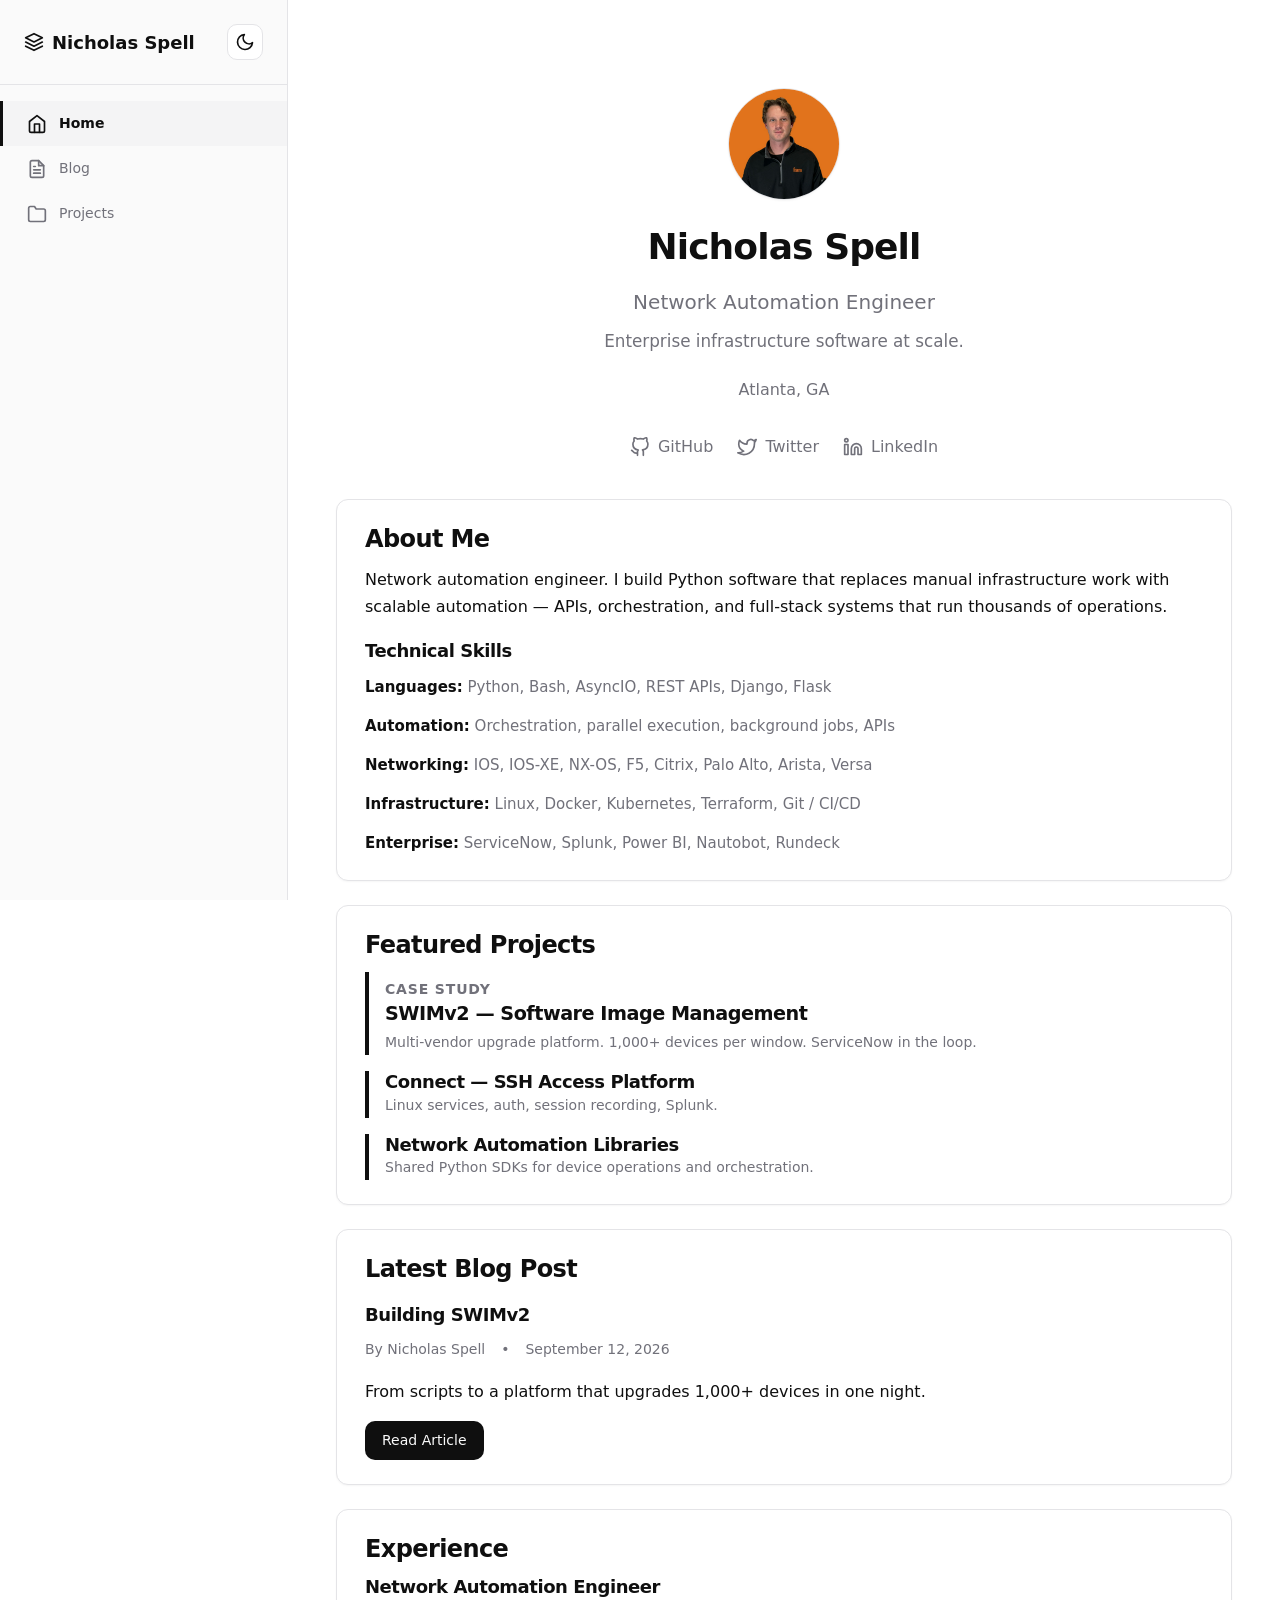
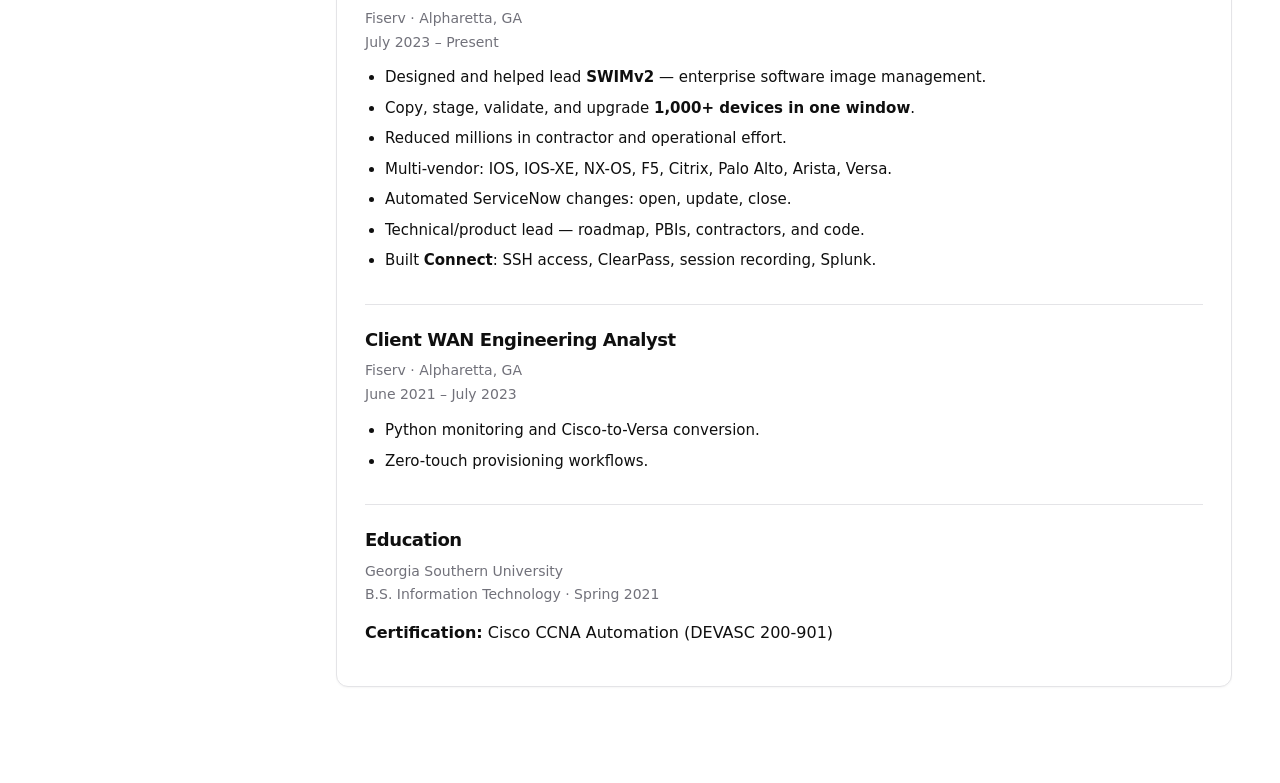
<file: index.html>
<!DOCTYPE html>
<html lang="en">
<head>
  <meta charset="utf-8">
  <meta name="viewport" content="width=device-width, initial-scale=1">
  <title>Nicholas Spell – Network Automation Engineer</title>
  <meta name="description" content="Network automation engineer. SWIMv2, 1,000+ device upgrades, multi-vendor, enterprise infrastructure software.">
  <meta name="theme-color" content="#0f0f0f">
  <link rel="icon" href="assets/favicon.ico">
  <link rel="stylesheet" href="style.css?v=5">
  <script>
    try {
      if (localStorage.getItem("theme") === "dark") {
        document.documentElement.setAttribute("data-theme", "dark");
      }
    } catch (e) {}
  </script>
</head>
<body>
  <div class="app">
    <aside class="sidebar">
      <div class="sidebar-header">
        <a class="brand" href="index.html">
          <svg xmlns="http://www.w3.org/2000/svg" width="24" height="24" viewBox="0 0 24 24" fill="none" stroke="currentColor" stroke-width="2" stroke-linecap="round" stroke-linejoin="round" aria-hidden="true">
            <path d="M12 2L2 7l10 5 10-5-10-5z"/>
            <path d="M2 17l10 5 10-5"/>
            <path d="M2 12l10 5 10-5"/>
          </svg>
          Nicholas Spell
        </a>
        <button class="theme-toggle" type="button" aria-label="Switch to dark theme">
          <svg xmlns="http://www.w3.org/2000/svg" width="20" height="20" viewBox="0 0 24 24" fill="none" stroke="currentColor" stroke-width="2" stroke-linecap="round" stroke-linejoin="round" aria-hidden="true">
            <path d="M21 12.79A9 9 0 1 1 11.21 3 7 7 0 0 0 21 12.79z"/>
          </svg>
        </button>
      </div>
      <nav class="nav" aria-label="Primary">
        <a class="nav-link active" href="index.html">
          <svg xmlns="http://www.w3.org/2000/svg" width="20" height="20" viewBox="0 0 24 24" fill="none" stroke="currentColor" stroke-width="2" stroke-linecap="round" stroke-linejoin="round" aria-hidden="true">
            <path d="M3 9l9-7 9 7v11a2 2 0 0 1-2 2H5a2 2 0 0 1-2-2z"/>
            <polyline points="9,22 9,12 15,12 15,22"/>
          </svg>
          Home
        </a>
        <a class="nav-link" href="blog.html">
          <svg xmlns="http://www.w3.org/2000/svg" width="20" height="20" viewBox="0 0 24 24" fill="none" stroke="currentColor" stroke-width="2" stroke-linecap="round" stroke-linejoin="round" aria-hidden="true">
            <path d="M14 2H6a2 2 0 0 0-2 2v16a2 2 0 0 0 2 2h12a2 2 0 0 0 2-2V8z"/>
            <polyline points="14,2 14,8 20,8"/>
            <line x1="16" y1="13" x2="8" y2="13"/>
            <line x1="16" y1="17" x2="8" y2="17"/>
            <polyline points="10,9 9,9 8,9"/>
          </svg>
          Blog
        </a>
        <a class="nav-link" href="projects.html">
          <svg xmlns="http://www.w3.org/2000/svg" width="20" height="20" viewBox="0 0 24 24" fill="none" stroke="currentColor" stroke-width="2" stroke-linecap="round" stroke-linejoin="round" aria-hidden="true">
            <path d="M22 19a2 2 0 0 1-2 2H4a2 2 0 0 1-2-2V5a2 2 0 0 1 2-2h5l2 3h9a2 2 0 0 1 2 2z"/>
          </svg>
          Projects
        </a>
      </nav>
    </aside>

    <main class="main">
      <div class="content">
        <header class="hero">
          <div class="avatar">
            <img src="assets/composite_pic.jpeg" alt="Nicholas Spell">
          </div>
          <h1>Nicholas Spell</h1>
          <p class="role">Network Automation Engineer</p>
          <p class="hero-lede">Enterprise infrastructure software at scale.</p>
          <p class="location">Atlanta, GA</p>
          <div class="socials">
            <a href="https://github.com/ns03444">
              <svg xmlns="http://www.w3.org/2000/svg" width="20" height="20" viewBox="0 0 24 24" fill="none" stroke="currentColor" stroke-width="2" stroke-linecap="round" stroke-linejoin="round" aria-hidden="true">
                <path d="M9 19c-5 1.5-5-2.5-7-3m14 6v-3.87a3.37 3.37 0 0 0-.94-2.61c3.14-.35 6.44-1.54 6.44-7A5.44 5.44 0 0 0 20 4.77 5.07 5.07 0 0 0 19.91 1S18.73.65 16 2.48a13.38 13.38 0 0 0-7 0C6.27.65 5.09 1 5.09 1A5.07 5.07 0 0 0 5 4.77a5.44 5.44 0 0 0-1.5 3.78c0 5.42 3.3 6.61 6.44 7A3.37 3.37 0 0 0 9 18.13V22"></path>
              </svg>
              GitHub
            </a>
            <a href="https://twitter.com/SpellNicholas">
              <svg xmlns="http://www.w3.org/2000/svg" width="20" height="20" viewBox="0 0 24 24" fill="none" stroke="currentColor" stroke-width="2" stroke-linecap="round" stroke-linejoin="round" aria-hidden="true">
                <path d="M23 3a10.9 10.9 0 0 1-3.14 1.53 4.48 4.48 0 0 0-7.86 3v1A10.66 10.66 0 0 1 3 4s-4 9 5 13a11.64 11.64 0 0 1-7 2c9 5 20 0 20-11.5a4.5 4.5 0 0 0-.08-.83A7.72 7.72 0 0 0 23 3z"></path>
              </svg>
              Twitter
            </a>
            <a href="https://www.linkedin.com/in/ns03444">
              <svg xmlns="http://www.w3.org/2000/svg" width="20" height="20" viewBox="0 0 24 24" fill="none" stroke="currentColor" stroke-width="2" stroke-linecap="round" stroke-linejoin="round" aria-hidden="true">
                <path d="M16 8a6 6 0 0 1 6 6v7h-4v-7a2 2 0 0 0-2-2 2 2 0 0 0-2 2v7h-4v-7a6 6 0 0 1 6-6z"></path>
                <rect x="2" y="9" width="4" height="12"></rect>
                <circle cx="4" cy="4" r="2"></circle>
              </svg>
              LinkedIn
            </a>
          </div>
        </header>

        <div class="stack">
          <section class="card">
            <h2>About Me</h2>
            <p>Network automation engineer. I build Python software that replaces manual infrastructure work with scalable automation — APIs, orchestration, and full-stack systems that run thousands of operations.</p>
            <h3>Technical Skills</h3>
            <div class="skills">
              <p class="skill"><strong>Languages:</strong> <span>Python, Bash, AsyncIO, REST APIs, Django, Flask</span></p>
              <p class="skill"><strong>Automation:</strong> <span>Orchestration, parallel execution, background jobs, APIs</span></p>
              <p class="skill"><strong>Networking:</strong> <span>IOS, IOS-XE, NX-OS, F5, Citrix, Palo Alto, Arista, Versa</span></p>
              <p class="skill"><strong>Infrastructure:</strong> <span>Linux, Docker, Kubernetes, Terraform, Git / CI/CD</span></p>
              <p class="skill"><strong>Enterprise:</strong> <span>ServiceNow, Splunk, Power BI, Nautobot, Rundeck</span></p>
            </div>
          </section>

          <section class="card">
            <h2>Featured Projects</h2>
            <div class="teasers">
              <div class="teaser featured">
                <p class="project-kicker">Case study</p>
                <h3><a href="swim.html">SWIMv2 — Software Image Management</a></h3>
                <p>Multi-vendor upgrade platform. 1,000+ devices per window. ServiceNow in the loop.</p>
              </div>
              <div class="teaser">
                <h3><a href="projects.html#connect">Connect — SSH Access Platform</a></h3>
                <p>Linux services, auth, session recording, Splunk.</p>
              </div>
              <div class="teaser">
                <h3><a href="projects.html#libraries">Network Automation Libraries</a></h3>
                <p>Shared Python SDKs for device operations and orchestration.</p>
              </div>
            </div>
          </section>

          <section class="card">
            <h2>Latest Blog Post</h2>
            <h3><a href="posts/building-swimv2.html">Building SWIMv2</a></h3>
            <p class="meta"><span>By Nicholas Spell</span><span>•</span><time datetime="2026-09-12">September 12, 2026</time></p>
            <p>From scripts to a platform that upgrades 1,000+ devices in one night.</p>
            <a class="btn" href="posts/building-swimv2.html">Read Article</a>
          </section>

          <section class="card">
            <h2>Experience</h2>

            <div class="experience">
              <h3>Network Automation Engineer</h3>
              <p class="where">Fiserv · Alpharetta, GA</p>
              <p class="when">July 2023 – Present</p>
              <ul>
                <li>Designed and helped lead <strong>SWIMv2</strong> — enterprise software image management.</li>
                <li>Copy, stage, validate, and upgrade <strong>1,000+ devices in one window</strong>.</li>
                <li>Reduced millions in contractor and operational effort.</li>
                <li>Multi-vendor: IOS, IOS-XE, NX-OS, F5, Citrix, Palo Alto, Arista, Versa.</li>
                <li>Automated ServiceNow changes: open, update, close.</li>
                <li>Technical/product lead — roadmap, PBIs, contractors, and code.</li>
                <li>Built <strong>Connect</strong>: SSH access, ClearPass, session recording, Splunk.</li>
              </ul>
            </div>

            <div class="experience">
              <h3>Client WAN Engineering Analyst</h3>
              <p class="where">Fiserv · Alpharetta, GA</p>
              <p class="when">June 2021 – July 2023</p>
              <ul>
                <li>Python monitoring and Cisco-to-Versa conversion.</li>
                <li>Zero-touch provisioning workflows.</li>
              </ul>
            </div>

            <div class="experience">
              <h3>Education</h3>
              <p class="where">Georgia Southern University</p>
              <p class="when">B.S. Information Technology · Spring 2021</p>
              <p><strong>Certification:</strong> Cisco CCNA Automation (DEVASC 200-901)</p>
            </div>
          </section>
        </div>
      </div>
    </main>
  </div>
  <script src="script.js"></script>
</body>
</html>
</file>
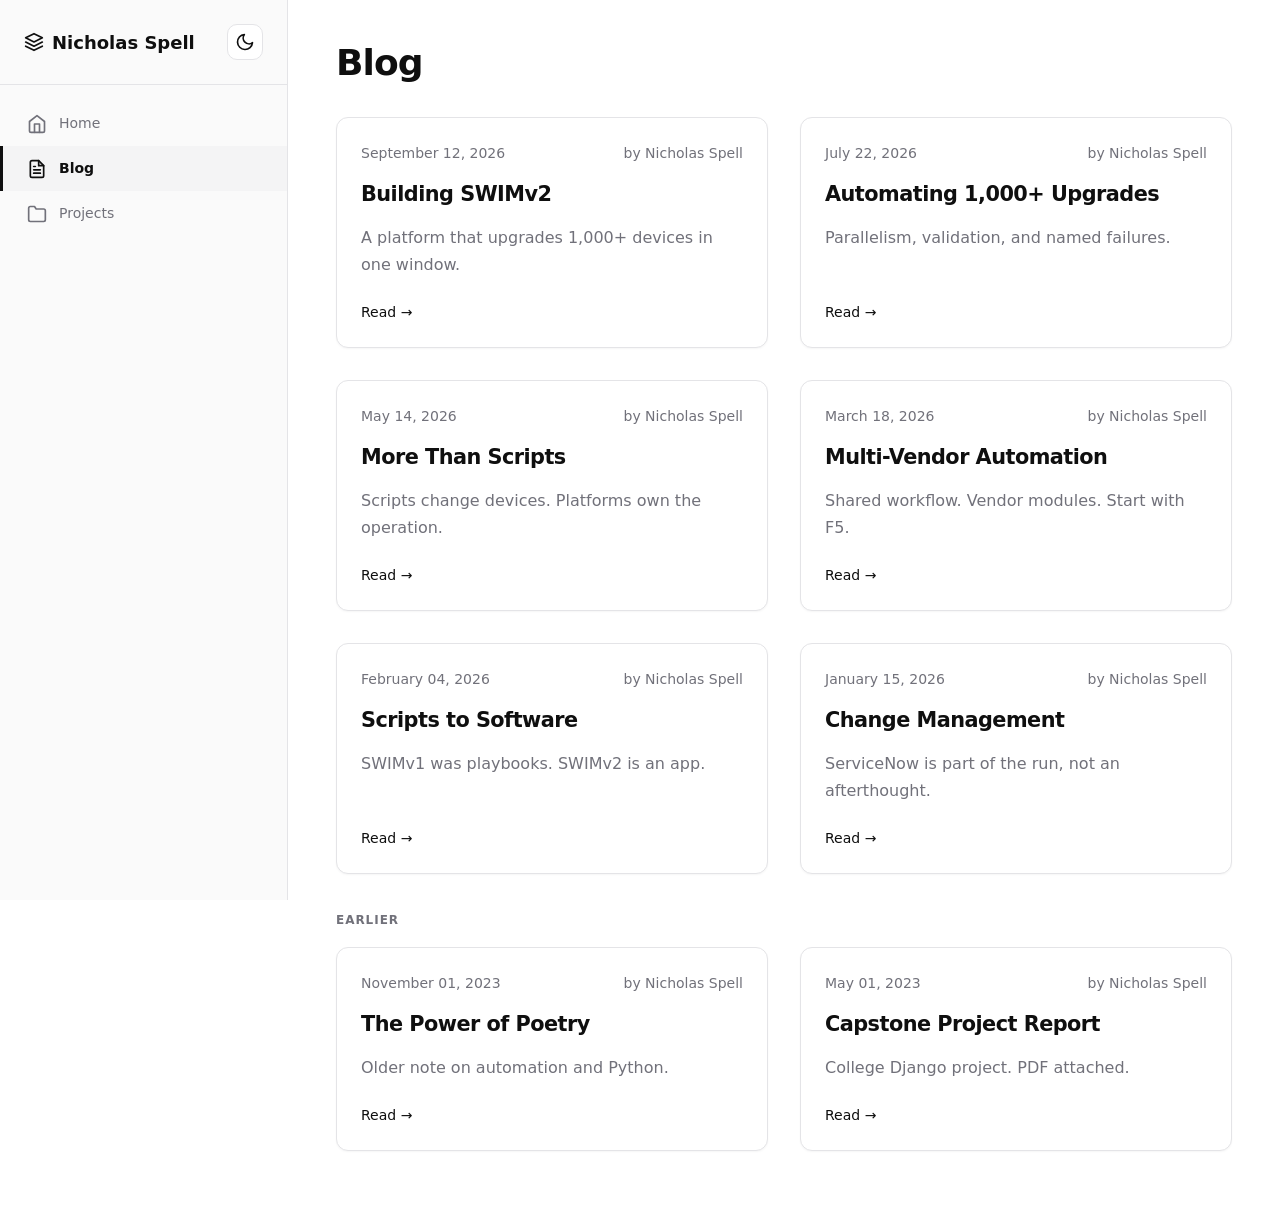
<file: blog.html>
<!DOCTYPE html>
<html lang="en">
<head>
  <meta charset="utf-8">
  <meta name="viewport" content="width=device-width, initial-scale=1">
  <title>Blog – Nicholas Spell</title>
  <meta name="description" content="Writing by Nicholas Spell on enterprise automation, SWIMv2, multi-vendor infrastructure software, and building production systems.">
  <meta name="theme-color" content="#0f0f0f">
  <link rel="icon" href="assets/favicon.ico">
  <link rel="stylesheet" href="style.css?v=5">
  <script>
    try {
      if (localStorage.getItem("theme") === "dark") {
        document.documentElement.setAttribute("data-theme", "dark");
      }
    } catch (e) {}
  </script>
</head>
<body>
  <div class="app">
    <aside class="sidebar">
      <div class="sidebar-header">
        <a class="brand" href="index.html">
          <svg xmlns="http://www.w3.org/2000/svg" width="24" height="24" viewBox="0 0 24 24" fill="none" stroke="currentColor" stroke-width="2" stroke-linecap="round" stroke-linejoin="round" aria-hidden="true">
            <path d="M12 2L2 7l10 5 10-5-10-5z"/>
            <path d="M2 17l10 5 10-5"/>
            <path d="M2 12l10 5 10-5"/>
          </svg>
          Nicholas Spell
        </a>
        <button class="theme-toggle" type="button" aria-label="Switch to dark theme">
          <svg xmlns="http://www.w3.org/2000/svg" width="20" height="20" viewBox="0 0 24 24" fill="none" stroke="currentColor" stroke-width="2" stroke-linecap="round" stroke-linejoin="round" aria-hidden="true">
            <path d="M21 12.79A9 9 0 1 1 11.21 3 7 7 0 0 0 21 12.79z"/>
          </svg>
        </button>
      </div>
      <nav class="nav" aria-label="Primary">
        <a class="nav-link" href="index.html">
          <svg xmlns="http://www.w3.org/2000/svg" width="20" height="20" viewBox="0 0 24 24" fill="none" stroke="currentColor" stroke-width="2" stroke-linecap="round" stroke-linejoin="round" aria-hidden="true">
            <path d="M3 9l9-7 9 7v11a2 2 0 0 1-2 2H5a2 2 0 0 1-2-2z"/>
            <polyline points="9,22 9,12 15,12 15,22"/>
          </svg>
          Home
        </a>
        <a class="nav-link active" href="blog.html">
          <svg xmlns="http://www.w3.org/2000/svg" width="20" height="20" viewBox="0 0 24 24" fill="none" stroke="currentColor" stroke-width="2" stroke-linecap="round" stroke-linejoin="round" aria-hidden="true">
            <path d="M14 2H6a2 2 0 0 0-2 2v16a2 2 0 0 0 2 2h12a2 2 0 0 0 2-2V8z"/>
            <polyline points="14,2 14,8 20,8"/>
            <line x1="16" y1="13" x2="8" y2="13"/>
            <line x1="16" y1="17" x2="8" y2="17"/>
            <polyline points="10,9 9,9 8,9"/>
          </svg>
          Blog
        </a>
        <a class="nav-link" href="projects.html">
          <svg xmlns="http://www.w3.org/2000/svg" width="20" height="20" viewBox="0 0 24 24" fill="none" stroke="currentColor" stroke-width="2" stroke-linecap="round" stroke-linejoin="round" aria-hidden="true">
            <path d="M22 19a2 2 0 0 1-2 2H4a2 2 0 0 1-2-2V5a2 2 0 0 1 2-2h5l2 3h9a2 2 0 0 1 2 2z"/>
          </svg>
          Projects
        </a>
      </nav>
    </aside>

    <main class="main">
      <div class="content">
        <h1 class="page-title">Blog</h1>

        <div class="blog-grid">
          <article class="blog-card">
            <p class="meta">
              <time datetime="2026-09-12">September 12, 2026</time>
              <span>by Nicholas Spell</span>
            </p>
            <h2><a href="posts/building-swimv2.html">Building SWIMv2</a></h2>
            <p class="excerpt">A platform that upgrades 1,000+ devices in one window.</p>
            <a class="read-more" href="posts/building-swimv2.html">Read →</a>
          </article>

          <article class="blog-card">
            <p class="meta">
              <time datetime="2026-07-22">July 22, 2026</time>
              <span>by Nicholas Spell</span>
            </p>
            <h2><a href="posts/automating-1000-upgrades.html">Automating 1,000+ Upgrades</a></h2>
            <p class="excerpt">Parallelism, validation, and named failures.</p>
            <a class="read-more" href="posts/automating-1000-upgrades.html">Read →</a>
          </article>

          <article class="blog-card">
            <p class="meta">
              <time datetime="2026-05-14">May 14, 2026</time>
              <span>by Nicholas Spell</span>
            </p>
            <h2><a href="posts/more-than-scripts.html">More Than Scripts</a></h2>
            <p class="excerpt">Scripts change devices. Platforms own the operation.</p>
            <a class="read-more" href="posts/more-than-scripts.html">Read →</a>
          </article>

          <article class="blog-card">
            <p class="meta">
              <time datetime="2026-03-18">March 18, 2026</time>
              <span>by Nicholas Spell</span>
            </p>
            <h2><a href="posts/multi-vendor-automation.html">Multi-Vendor Automation</a></h2>
            <p class="excerpt">Shared workflow. Vendor modules. Start with F5.</p>
            <a class="read-more" href="posts/multi-vendor-automation.html">Read →</a>
          </article>

          <article class="blog-card">
            <p class="meta">
              <time datetime="2026-02-04">February 04, 2026</time>
              <span>by Nicholas Spell</span>
            </p>
            <h2><a href="posts/scripts-to-software.html">Scripts to Software</a></h2>
            <p class="excerpt">SWIMv1 was playbooks. SWIMv2 is an app.</p>
            <a class="read-more" href="posts/scripts-to-software.html">Read →</a>
          </article>

          <article class="blog-card">
            <p class="meta">
              <time datetime="2026-01-15">January 15, 2026</time>
              <span>by Nicholas Spell</span>
            </p>
            <h2><a href="posts/change-management-lifecycle.html">Change Management</a></h2>
            <p class="excerpt">ServiceNow is part of the run, not an afterthought.</p>
            <a class="read-more" href="posts/change-management-lifecycle.html">Read →</a>
          </article>
        </div>

        <p class="section-label">Earlier</p>
        <div class="blog-grid">
          <article class="blog-card">
            <p class="meta">
              <time datetime="2023-11-01">November 01, 2023</time>
              <span>by Nicholas Spell</span>
            </p>
            <h2><a href="posts/the-power-of-poetry.html">The Power of Poetry</a></h2>
            <p class="excerpt">Older note on automation and Python.</p>
            <a class="read-more" href="posts/the-power-of-poetry.html">Read →</a>
          </article>

          <article class="blog-card">
            <p class="meta">
              <time datetime="2023-05-01">May 01, 2023</time>
              <span>by Nicholas Spell</span>
            </p>
            <h2><a href="posts/capstone-project-report.html">Capstone Project Report</a></h2>
            <p class="excerpt">College Django project. PDF attached.</p>
            <a class="read-more" href="posts/capstone-project-report.html">Read →</a>
          </article>
        </div>
      </div>
    </main>
  </div>
  <script src="script.js"></script>
</body>
</html>
</file>
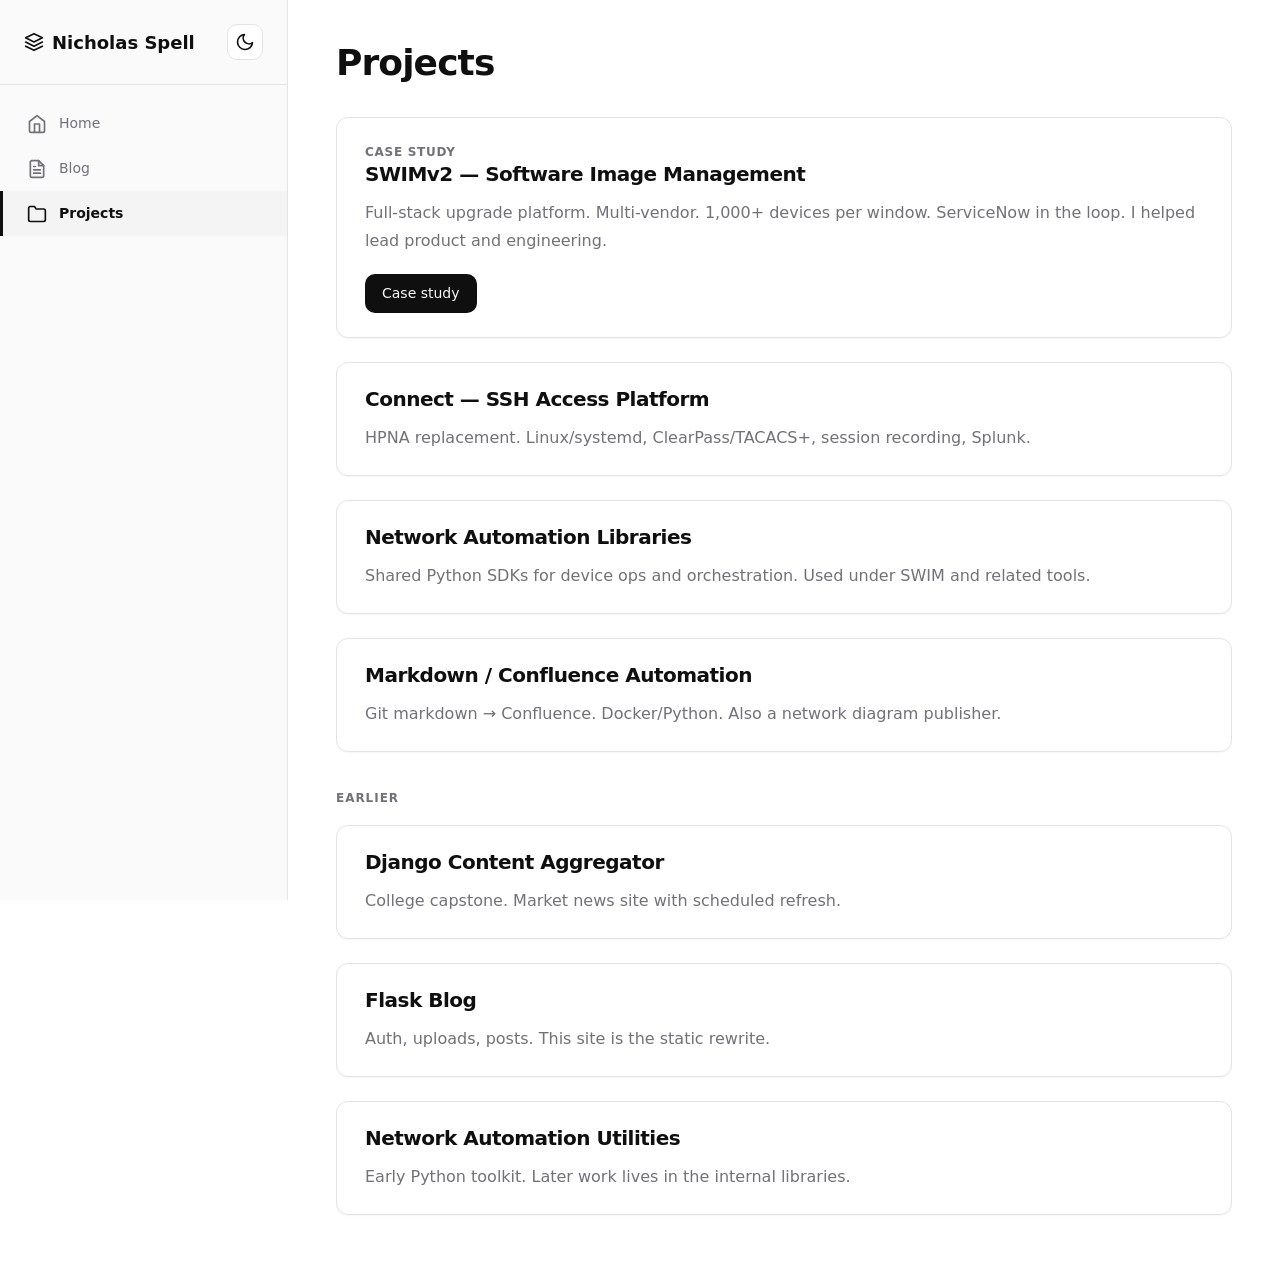
<file: projects.html>
<!DOCTYPE html>
<html lang="en">
<head>
  <meta charset="utf-8">
  <meta name="viewport" content="width=device-width, initial-scale=1">
  <title>Projects – Nicholas Spell</title>
  <meta name="description" content="Projects by Nicholas Spell: SWIMv2 enterprise upgrade automation, Connect network access, automation libraries, and earlier software work.">
  <meta name="theme-color" content="#0f0f0f">
  <link rel="icon" href="assets/favicon.ico">
  <link rel="stylesheet" href="style.css?v=5">
  <script>
    try {
      if (localStorage.getItem("theme") === "dark") {
        document.documentElement.setAttribute("data-theme", "dark");
      }
    } catch (e) {}
  </script>
</head>
<body>
  <div class="app">
    <aside class="sidebar">
      <div class="sidebar-header">
        <a class="brand" href="index.html">
          <svg xmlns="http://www.w3.org/2000/svg" width="24" height="24" viewBox="0 0 24 24" fill="none" stroke="currentColor" stroke-width="2" stroke-linecap="round" stroke-linejoin="round" aria-hidden="true">
            <path d="M12 2L2 7l10 5 10-5-10-5z"/>
            <path d="M2 17l10 5 10-5"/>
            <path d="M2 12l10 5 10-5"/>
          </svg>
          Nicholas Spell
        </a>
        <button class="theme-toggle" type="button" aria-label="Switch to dark theme">
          <svg xmlns="http://www.w3.org/2000/svg" width="20" height="20" viewBox="0 0 24 24" fill="none" stroke="currentColor" stroke-width="2" stroke-linecap="round" stroke-linejoin="round" aria-hidden="true">
            <path d="M21 12.79A9 9 0 1 1 11.21 3 7 7 0 0 0 21 12.79z"/>
          </svg>
        </button>
      </div>
      <nav class="nav" aria-label="Primary">
        <a class="nav-link" href="index.html">
          <svg xmlns="http://www.w3.org/2000/svg" width="20" height="20" viewBox="0 0 24 24" fill="none" stroke="currentColor" stroke-width="2" stroke-linecap="round" stroke-linejoin="round" aria-hidden="true">
            <path d="M3 9l9-7 9 7v11a2 2 0 0 1-2 2H5a2 2 0 0 1-2-2z"/>
            <polyline points="9,22 9,12 15,12 15,22"/>
          </svg>
          Home
        </a>
        <a class="nav-link" href="blog.html">
          <svg xmlns="http://www.w3.org/2000/svg" width="20" height="20" viewBox="0 0 24 24" fill="none" stroke="currentColor" stroke-width="2" stroke-linecap="round" stroke-linejoin="round" aria-hidden="true">
            <path d="M14 2H6a2 2 0 0 0-2 2v16a2 2 0 0 0 2 2h12a2 2 0 0 0 2-2V8z"/>
            <polyline points="14,2 14,8 20,8"/>
            <line x1="16" y1="13" x2="8" y2="13"/>
            <line x1="16" y1="17" x2="8" y2="17"/>
            <polyline points="10,9 9,9 8,9"/>
          </svg>
          Blog
        </a>
        <a class="nav-link active" href="projects.html">
          <svg xmlns="http://www.w3.org/2000/svg" width="20" height="20" viewBox="0 0 24 24" fill="none" stroke="currentColor" stroke-width="2" stroke-linecap="round" stroke-linejoin="round" aria-hidden="true">
            <path d="M22 19a2 2 0 0 1-2 2H4a2 2 0 0 1-2-2V5a2 2 0 0 1 2-2h5l2 3h9a2 2 0 0 1 2 2z"/>
          </svg>
          Projects
        </a>
      </nav>
    </aside>

    <main class="main">
      <div class="content">
        <h1 class="page-title">Projects</h1>

        <div class="projects">
          <article class="card project" id="swim">
            <p class="project-kicker">Case study</p>
            <h2><a href="swim.html">SWIMv2 — Software Image Management</a></h2>
            <p>Full-stack upgrade platform. Multi-vendor. 1,000+ devices per window. ServiceNow in the loop. I helped lead product and engineering.</p>
            <div class="cta-row">
              <a class="btn" href="swim.html">Case study</a>
            </div>
          </article>

          <article class="card project" id="connect">
            <h2>Connect — SSH Access Platform</h2>
            <p>HPNA replacement. Linux/systemd, ClearPass/TACACS+, session recording, Splunk.</p>
          </article>

          <article class="card project" id="libraries">
            <h2>Network Automation Libraries</h2>
            <p>Shared Python SDKs for device ops and orchestration. Used under SWIM and related tools.</p>
          </article>

          <article class="card project" id="confluence">
            <h2>Markdown / Confluence Automation</h2>
            <p>Git markdown → Confluence. Docker/Python. Also a network diagram publisher.</p>
          </article>
        </div>

        <p class="section-label">Earlier</p>
        <div class="projects">
          <article class="card project">
            <h2>Django Content Aggregator</h2>
            <p>College capstone. Market news site with scheduled refresh.</p>
          </article>
          <article class="card project">
            <h2>Flask Blog</h2>
            <p>Auth, uploads, posts. This site is the static rewrite.</p>
          </article>
          <article class="card project">
            <h2>Network Automation Utilities</h2>
            <p>Early Python toolkit. Later work lives in the internal libraries.</p>
          </article>
        </div>
      </div>
    </main>
  </div>
  <script src="script.js"></script>
</body>
</html>
</file>
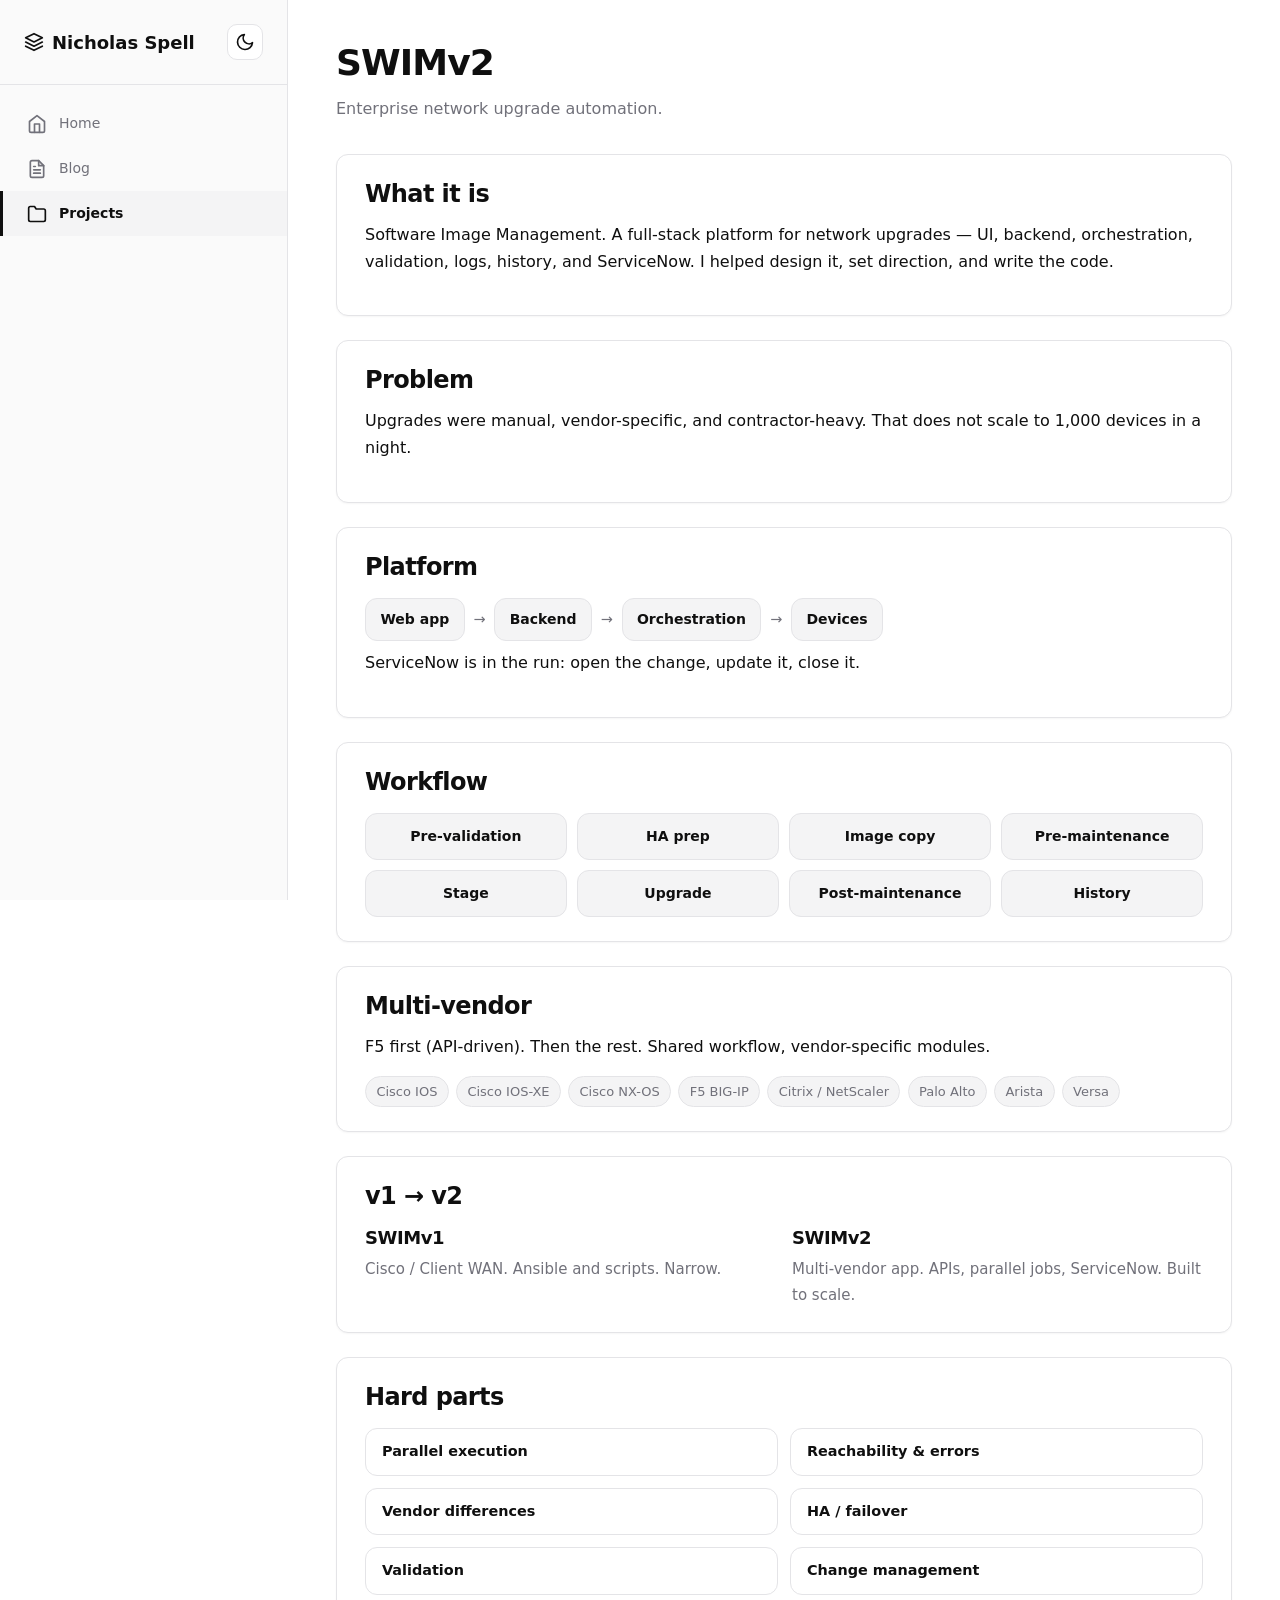
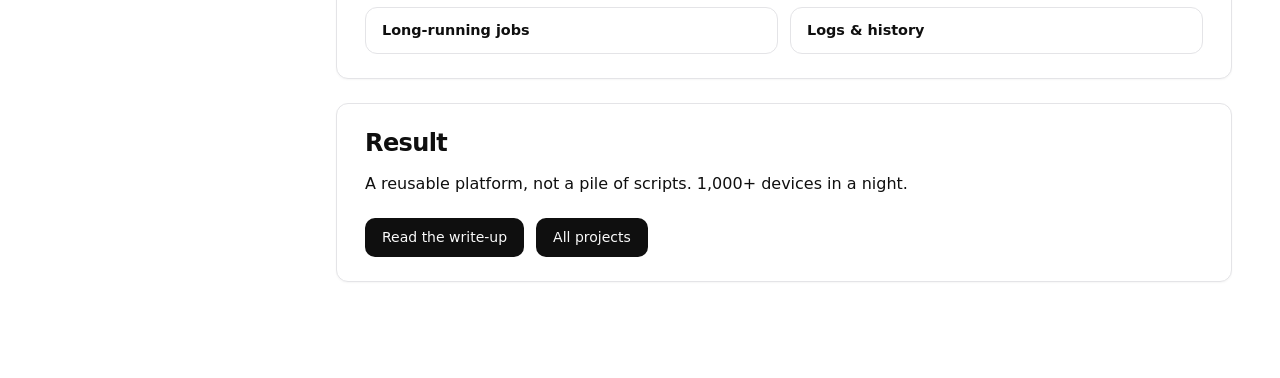
<file: swim.html>
<!DOCTYPE html>
<html lang="en">
<head>
  <meta charset="utf-8">
  <meta name="viewport" content="width=device-width, initial-scale=1">
  <title>SWIMv2 – Nicholas Spell</title>
  <meta name="description" content="Case study: SWIMv2, an enterprise network software image management platform that automates upgrades across 1,000+ devices and multiple vendors.">
  <meta name="theme-color" content="#0f0f0f">
  <link rel="icon" href="assets/favicon.ico">
  <link rel="stylesheet" href="style.css?v=5">
  <script>
    try {
      if (localStorage.getItem("theme") === "dark") {
        document.documentElement.setAttribute("data-theme", "dark");
      }
    } catch (e) {}
  </script>
</head>
<body>
  <div class="app">
    <aside class="sidebar">
      <div class="sidebar-header">
        <a class="brand" href="index.html">
          <svg xmlns="http://www.w3.org/2000/svg" width="24" height="24" viewBox="0 0 24 24" fill="none" stroke="currentColor" stroke-width="2" stroke-linecap="round" stroke-linejoin="round" aria-hidden="true">
            <path d="M12 2L2 7l10 5 10-5-10-5z"/>
            <path d="M2 17l10 5 10-5"/>
            <path d="M2 12l10 5 10-5"/>
          </svg>
          Nicholas Spell
        </a>
        <button class="theme-toggle" type="button" aria-label="Switch to dark theme">
          <svg xmlns="http://www.w3.org/2000/svg" width="20" height="20" viewBox="0 0 24 24" fill="none" stroke="currentColor" stroke-width="2" stroke-linecap="round" stroke-linejoin="round" aria-hidden="true">
            <path d="M21 12.79A9 9 0 1 1 11.21 3 7 7 0 0 0 21 12.79z"/>
          </svg>
        </button>
      </div>
      <nav class="nav" aria-label="Primary">
        <a class="nav-link" href="index.html">
          <svg xmlns="http://www.w3.org/2000/svg" width="20" height="20" viewBox="0 0 24 24" fill="none" stroke="currentColor" stroke-width="2" stroke-linecap="round" stroke-linejoin="round" aria-hidden="true">
            <path d="M3 9l9-7 9 7v11a2 2 0 0 1-2 2H5a2 2 0 0 1-2-2z"/>
            <polyline points="9,22 9,12 15,12 15,22"/>
          </svg>
          Home
        </a>
        <a class="nav-link" href="blog.html">
          <svg xmlns="http://www.w3.org/2000/svg" width="20" height="20" viewBox="0 0 24 24" fill="none" stroke="currentColor" stroke-width="2" stroke-linecap="round" stroke-linejoin="round" aria-hidden="true">
            <path d="M14 2H6a2 2 0 0 0-2 2v16a2 2 0 0 0 2 2h12a2 2 0 0 0 2-2V8z"/>
            <polyline points="14,2 14,8 20,8"/>
            <line x1="16" y1="13" x2="8" y2="13"/>
            <line x1="16" y1="17" x2="8" y2="17"/>
            <polyline points="10,9 9,9 8,9"/>
          </svg>
          Blog
        </a>
        <a class="nav-link active" href="projects.html">
          <svg xmlns="http://www.w3.org/2000/svg" width="20" height="20" viewBox="0 0 24 24" fill="none" stroke="currentColor" stroke-width="2" stroke-linecap="round" stroke-linejoin="round" aria-hidden="true">
            <path d="M22 19a2 2 0 0 1-2 2H4a2 2 0 0 1-2-2V5a2 2 0 0 1 2-2h5l2 3h9a2 2 0 0 1 2 2z"/>
          </svg>
          Projects
        </a>
      </nav>
    </aside>

    <main class="main">
      <div class="content">
        <h1 class="page-title">SWIMv2</h1>
        <p class="page-lede">Enterprise network upgrade automation.</p>

        <div class="stack">
          <section class="card">
            <h2>What it is</h2>
            <p>Software Image Management. A full-stack platform for network upgrades — UI, backend, orchestration, validation, logs, history, and ServiceNow. I helped design it, set direction, and write the code.</p>
          </section>

          <section class="card">
            <h2>Problem</h2>
            <p>Upgrades were manual, vendor-specific, and contractor-heavy. That does not scale to 1,000 devices in a night.</p>
          </section>

          <section class="card">
            <h2>Platform</h2>
            <div class="arch" aria-label="SWIM architecture">
              <span class="arch-node">Web app</span>
              <span class="arch-arrow" aria-hidden="true">→</span>
              <span class="arch-node">Backend</span>
              <span class="arch-arrow" aria-hidden="true">→</span>
              <span class="arch-node">Orchestration</span>
              <span class="arch-arrow" aria-hidden="true">→</span>
              <span class="arch-node">Devices</span>
            </div>
            <p>ServiceNow is in the run: open the change, update it, close it.</p>
          </section>

          <section class="card">
            <h2>Workflow</h2>
            <div class="workflow">
              <div class="workflow-step"><strong>Pre-validation</strong></div>
              <div class="workflow-step"><strong>HA prep</strong></div>
              <div class="workflow-step"><strong>Image copy</strong></div>
              <div class="workflow-step"><strong>Pre-maintenance</strong></div>
              <div class="workflow-step"><strong>Stage</strong></div>
              <div class="workflow-step"><strong>Upgrade</strong></div>
              <div class="workflow-step"><strong>Post-maintenance</strong></div>
              <div class="workflow-step"><strong>History</strong></div>
            </div>
          </section>

          <section class="card">
            <h2>Multi-vendor</h2>
            <p>F5 first (API-driven). Then the rest. Shared workflow, vendor-specific modules.</p>
            <div class="vendors">
              <span class="vendor">Cisco IOS</span>
              <span class="vendor">Cisco IOS-XE</span>
              <span class="vendor">Cisco NX-OS</span>
              <span class="vendor">F5 BIG-IP</span>
              <span class="vendor">Citrix / NetScaler</span>
              <span class="vendor">Palo Alto</span>
              <span class="vendor">Arista</span>
              <span class="vendor">Versa</span>
            </div>
          </section>

          <section class="card">
            <h2>v1 → v2</h2>
            <div class="split">
              <div>
                <h3>SWIMv1</h3>
                <p>Cisco / Client WAN. Ansible and scripts. Narrow.</p>
              </div>
              <div>
                <h3>SWIMv2</h3>
                <p>Multi-vendor app. APIs, parallel jobs, ServiceNow. Built to scale.</p>
              </div>
            </div>
          </section>

          <section class="card">
            <h2>Hard parts</h2>
            <div class="challenges">
              <div class="challenge"><strong>Parallel execution</strong></div>
              <div class="challenge"><strong>Reachability &amp; errors</strong></div>
              <div class="challenge"><strong>Vendor differences</strong></div>
              <div class="challenge"><strong>HA / failover</strong></div>
              <div class="challenge"><strong>Validation</strong></div>
              <div class="challenge"><strong>Change management</strong></div>
              <div class="challenge"><strong>Long-running jobs</strong></div>
              <div class="challenge"><strong>Logs &amp; history</strong></div>
            </div>
          </section>

          <section class="card">
            <h2>Result</h2>
            <p>A reusable platform, not a pile of scripts. 1,000+ devices in a night.</p>
            <div class="cta-row">
              <a class="btn" href="posts/building-swimv2.html">Read the write-up</a>
              <a class="btn" href="projects.html">All projects</a>
            </div>
          </section>
        </div>
      </div>
    </main>
  </div>
  <script src="script.js"></script>
</body>
</html>
</file>
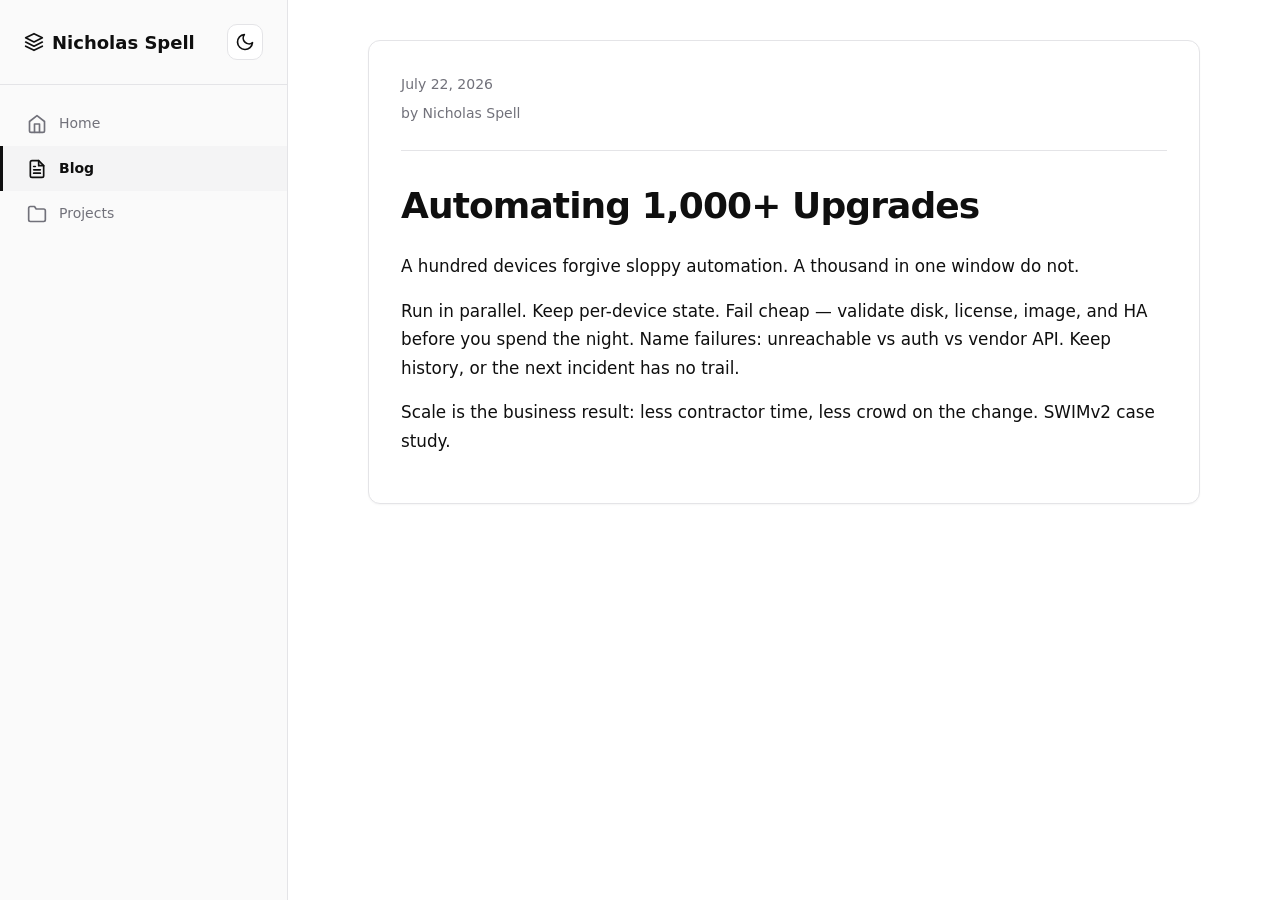
<file: posts/automating-1000-upgrades.html>
<!DOCTYPE html>
<html lang="en">
<head>
  <meta charset="utf-8">
  <meta name="viewport" content="width=device-width, initial-scale=1">
  <title>What I Learned Automating 1,000+ Network Upgrades – Nicholas Spell</title>
  <meta name="description" content="Lessons from coordinating network software upgrades across 1,000+ devices in a single maintenance window.">
  <meta name="theme-color" content="#0f0f0f">
  <link rel="icon" href="../assets/favicon.ico">
  <link rel="stylesheet" href="../style.css?v=5">
  <script>
    try {
      if (localStorage.getItem("theme") === "dark") {
        document.documentElement.setAttribute("data-theme", "dark");
      }
    } catch (e) {}
  </script>
</head>
<body>
  <div class="app">
    <aside class="sidebar">
      <div class="sidebar-header">
        <a class="brand" href="../index.html">
          <svg xmlns="http://www.w3.org/2000/svg" width="24" height="24" viewBox="0 0 24 24" fill="none" stroke="currentColor" stroke-width="2" stroke-linecap="round" stroke-linejoin="round" aria-hidden="true">
            <path d="M12 2L2 7l10 5 10-5-10-5z"/>
            <path d="M2 17l10 5 10-5"/>
            <path d="M2 12l10 5 10-5"/>
          </svg>
          Nicholas Spell
        </a>
        <button class="theme-toggle" type="button" aria-label="Switch to dark theme">
          <svg xmlns="http://www.w3.org/2000/svg" width="20" height="20" viewBox="0 0 24 24" fill="none" stroke="currentColor" stroke-width="2" stroke-linecap="round" stroke-linejoin="round" aria-hidden="true">
            <path d="M21 12.79A9 9 0 1 1 11.21 3 7 7 0 0 0 21 12.79z"/>
          </svg>
        </button>
      </div>
      <nav class="nav" aria-label="Primary">
        <a class="nav-link" href="../index.html">
          <svg xmlns="http://www.w3.org/2000/svg" width="20" height="20" viewBox="0 0 24 24" fill="none" stroke="currentColor" stroke-width="2" stroke-linecap="round" stroke-linejoin="round" aria-hidden="true">
            <path d="M3 9l9-7 9 7v11a2 2 0 0 1-2 2H5a2 2 0 0 1-2-2z"/>
            <polyline points="9,22 9,12 15,12 15,22"/>
          </svg>
          Home
        </a>
        <a class="nav-link active" href="../blog.html">
          <svg xmlns="http://www.w3.org/2000/svg" width="20" height="20" viewBox="0 0 24 24" fill="none" stroke="currentColor" stroke-width="2" stroke-linecap="round" stroke-linejoin="round" aria-hidden="true">
            <path d="M14 2H6a2 2 0 0 0-2 2v16a2 2 0 0 0 2 2h12a2 2 0 0 0 2-2V8z"/>
            <polyline points="14,2 14,8 20,8"/>
            <line x1="16" y1="13" x2="8" y2="13"/>
            <line x1="16" y1="17" x2="8" y2="17"/>
            <polyline points="10,9 9,9 8,9"/>
          </svg>
          Blog
        </a>
        <a class="nav-link" href="../projects.html">
          <svg xmlns="http://www.w3.org/2000/svg" width="20" height="20" viewBox="0 0 24 24" fill="none" stroke="currentColor" stroke-width="2" stroke-linecap="round" stroke-linejoin="round" aria-hidden="true">
            <path d="M22 19a2 2 0 0 1-2 2H4a2 2 0 0 1-2-2V5a2 2 0 0 1 2-2h5l2 3h9a2 2 0 0 1 2 2z"/>
          </svg>
          Projects
        </a>
      </nav>
    </aside>

    <main class="main">
      <div class="content">
        <article class="article">
          <header class="article-header">
            <p class="meta">
              <time datetime="2026-07-22">July 22, 2026</time>
              <span>by Nicholas Spell</span>
            </p>
          </header>
          <div class="article-body">
            <h1>Automating 1,000+ Upgrades</h1>
            <p>A hundred devices forgive sloppy automation. A thousand in one window do not.</p>
            <p>Run in parallel. Keep per-device state. Fail cheap — validate disk, license, image, and HA before you spend the night. Name failures: unreachable vs auth vs vendor API. Keep history, or the next incident has no trail.</p>
            <p>Scale is the business result: less contractor time, less crowd on the change. <a href="../swim.html">SWIMv2 case study</a>.</p>
          </div>
        </article>
      </div>
    </main>
  </div>
  <script src="../script.js"></script>
</body>
</html>
</file>
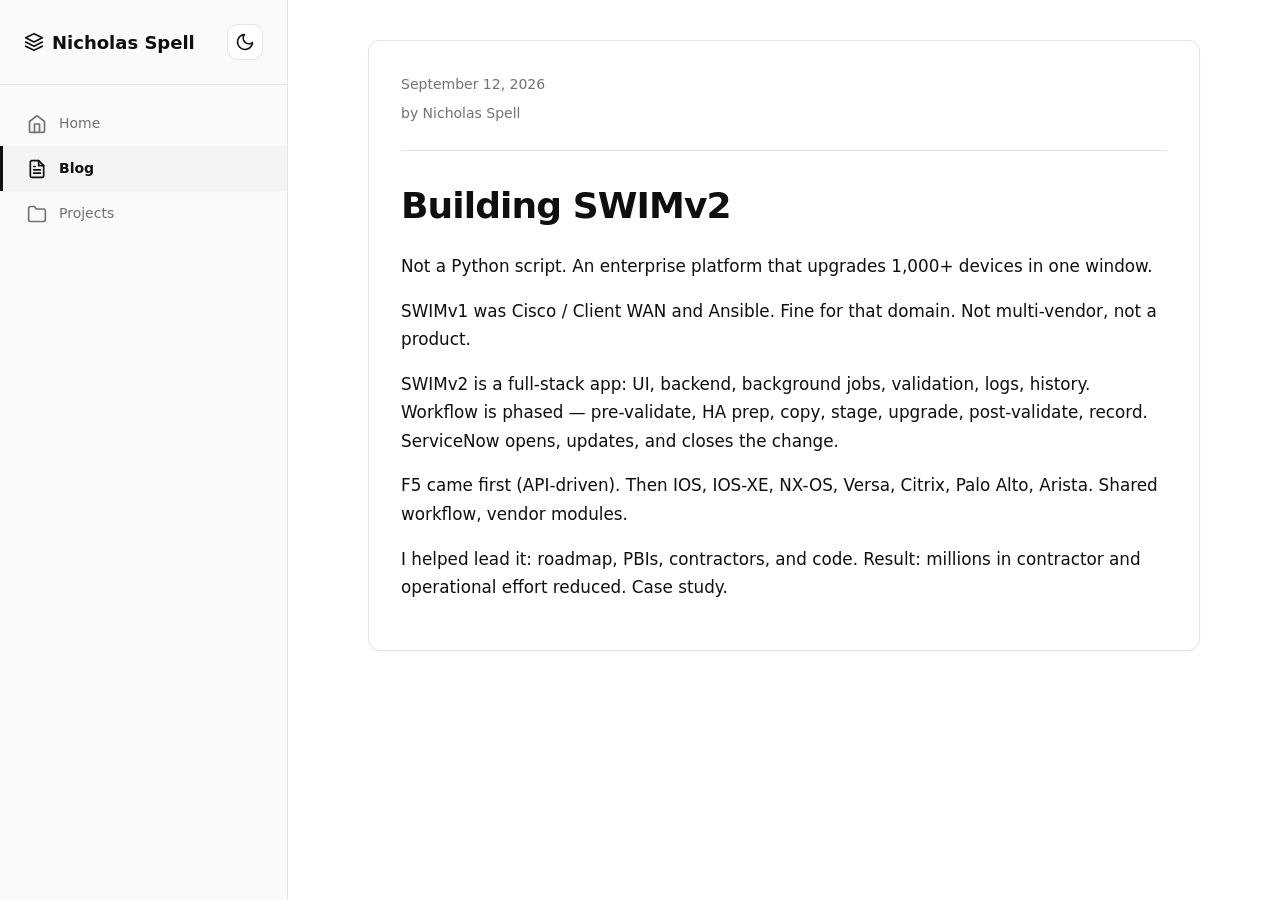
<file: posts/building-swimv2.html>
<!DOCTYPE html>
<html lang="en">
<head>
  <meta charset="utf-8">
  <meta name="viewport" content="width=device-width, initial-scale=1">
  <title>Building SWIMv2 – Nicholas Spell</title>
  <meta name="description" content="How SWIMv2 became an enterprise platform for automating network software upgrades across 1,000+ devices and multiple vendors.">
  <meta name="theme-color" content="#0f0f0f">
  <link rel="icon" href="../assets/favicon.ico">
  <link rel="stylesheet" href="../style.css?v=5">
  <script>
    try {
      if (localStorage.getItem("theme") === "dark") {
        document.documentElement.setAttribute("data-theme", "dark");
      }
    } catch (e) {}
  </script>
</head>
<body>
  <div class="app">
    <aside class="sidebar">
      <div class="sidebar-header">
        <a class="brand" href="../index.html">
          <svg xmlns="http://www.w3.org/2000/svg" width="24" height="24" viewBox="0 0 24 24" fill="none" stroke="currentColor" stroke-width="2" stroke-linecap="round" stroke-linejoin="round" aria-hidden="true">
            <path d="M12 2L2 7l10 5 10-5-10-5z"/>
            <path d="M2 17l10 5 10-5"/>
            <path d="M2 12l10 5 10-5"/>
          </svg>
          Nicholas Spell
        </a>
        <button class="theme-toggle" type="button" aria-label="Switch to dark theme">
          <svg xmlns="http://www.w3.org/2000/svg" width="20" height="20" viewBox="0 0 24 24" fill="none" stroke="currentColor" stroke-width="2" stroke-linecap="round" stroke-linejoin="round" aria-hidden="true">
            <path d="M21 12.79A9 9 0 1 1 11.21 3 7 7 0 0 0 21 12.79z"/>
          </svg>
        </button>
      </div>
      <nav class="nav" aria-label="Primary">
        <a class="nav-link" href="../index.html">
          <svg xmlns="http://www.w3.org/2000/svg" width="20" height="20" viewBox="0 0 24 24" fill="none" stroke="currentColor" stroke-width="2" stroke-linecap="round" stroke-linejoin="round" aria-hidden="true">
            <path d="M3 9l9-7 9 7v11a2 2 0 0 1-2 2H5a2 2 0 0 1-2-2z"/>
            <polyline points="9,22 9,12 15,12 15,22"/>
          </svg>
          Home
        </a>
        <a class="nav-link active" href="../blog.html">
          <svg xmlns="http://www.w3.org/2000/svg" width="20" height="20" viewBox="0 0 24 24" fill="none" stroke="currentColor" stroke-width="2" stroke-linecap="round" stroke-linejoin="round" aria-hidden="true">
            <path d="M14 2H6a2 2 0 0 0-2 2v16a2 2 0 0 0 2 2h12a2 2 0 0 0 2-2V8z"/>
            <polyline points="14,2 14,8 20,8"/>
            <line x1="16" y1="13" x2="8" y2="13"/>
            <line x1="16" y1="17" x2="8" y2="17"/>
            <polyline points="10,9 9,9 8,9"/>
          </svg>
          Blog
        </a>
        <a class="nav-link" href="../projects.html">
          <svg xmlns="http://www.w3.org/2000/svg" width="20" height="20" viewBox="0 0 24 24" fill="none" stroke="currentColor" stroke-width="2" stroke-linecap="round" stroke-linejoin="round" aria-hidden="true">
            <path d="M22 19a2 2 0 0 1-2 2H4a2 2 0 0 1-2-2V5a2 2 0 0 1 2-2h5l2 3h9a2 2 0 0 1 2 2z"/>
          </svg>
          Projects
        </a>
      </nav>
    </aside>

    <main class="main">
      <div class="content">
        <article class="article">
          <header class="article-header">
            <p class="meta">
              <time datetime="2026-09-12">September 12, 2026</time>
              <span>by Nicholas Spell</span>
            </p>
          </header>
          <div class="article-body">
            <h1>Building SWIMv2</h1>
            <p>Not a Python script. An enterprise platform that upgrades 1,000+ devices in one window.</p>
            <p>SWIMv1 was Cisco / Client WAN and Ansible. Fine for that domain. Not multi-vendor, not a product.</p>
            <p>SWIMv2 is a full-stack app: UI, backend, background jobs, validation, logs, history. Workflow is phased — pre-validate, HA prep, copy, stage, upgrade, post-validate, record. ServiceNow opens, updates, and closes the change.</p>
            <p>F5 came first (API-driven). Then IOS, IOS-XE, NX-OS, Versa, Citrix, Palo Alto, Arista. Shared workflow, vendor modules.</p>
            <p>I helped lead it: roadmap, PBIs, contractors, and code. Result: millions in contractor and operational effort reduced. <a href="../swim.html">Case study</a>.</p>
          </div>
        </article>
      </div>
    </main>
  </div>
  <script src="../script.js"></script>
</body>
</html>
</file>
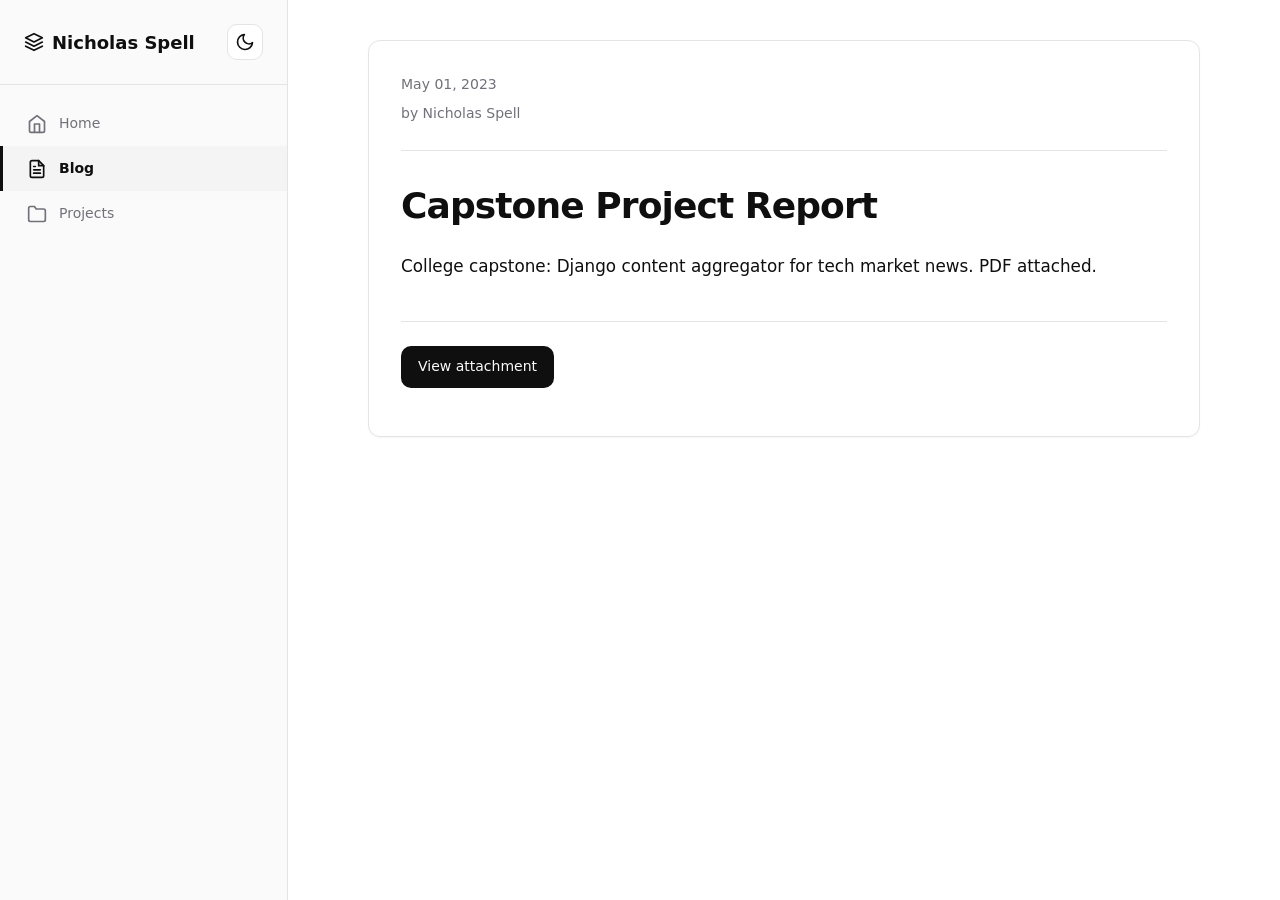
<file: posts/capstone-project-report.html>
<!DOCTYPE html>
<html lang="en">
<head>
  <meta charset="utf-8">
  <meta name="viewport" content="width=device-width, initial-scale=1">
  <title>Capstone Project Report – Nicholas Spell</title>
  <meta name="description" content="Senior capstone report by Nicholas Spell on building a Django content aggregator for technology market news.">
  <meta name="theme-color" content="#0f0f0f">
  <link rel="icon" href="../assets/favicon.ico">
  <link rel="stylesheet" href="../style.css?v=5">
  <script>
    try {
      if (localStorage.getItem("theme") === "dark") {
        document.documentElement.setAttribute("data-theme", "dark");
      }
    } catch (e) {}
  </script>
</head>
<body>
  <div class="app">
    <aside class="sidebar">
      <div class="sidebar-header">
        <a class="brand" href="../index.html">
          <svg xmlns="http://www.w3.org/2000/svg" width="24" height="24" viewBox="0 0 24 24" fill="none" stroke="currentColor" stroke-width="2" stroke-linecap="round" stroke-linejoin="round" aria-hidden="true">
            <path d="M12 2L2 7l10 5 10-5-10-5z"/>
            <path d="M2 17l10 5 10-5"/>
            <path d="M2 12l10 5 10-5"/>
          </svg>
          Nicholas Spell
        </a>
        <button class="theme-toggle" type="button" aria-label="Switch to dark theme">
          <svg xmlns="http://www.w3.org/2000/svg" width="20" height="20" viewBox="0 0 24 24" fill="none" stroke="currentColor" stroke-width="2" stroke-linecap="round" stroke-linejoin="round" aria-hidden="true">
            <path d="M21 12.79A9 9 0 1 1 11.21 3 7 7 0 0 0 21 12.79z"/>
          </svg>
        </button>
      </div>
      <nav class="nav" aria-label="Primary">
        <a class="nav-link" href="../index.html">
          <svg xmlns="http://www.w3.org/2000/svg" width="20" height="20" viewBox="0 0 24 24" fill="none" stroke="currentColor" stroke-width="2" stroke-linecap="round" stroke-linejoin="round" aria-hidden="true">
            <path d="M3 9l9-7 9 7v11a2 2 0 0 1-2 2H5a2 2 0 0 1-2-2z"/>
            <polyline points="9,22 9,12 15,12 15,22"/>
          </svg>
          Home
        </a>
        <a class="nav-link active" href="../blog.html">
          <svg xmlns="http://www.w3.org/2000/svg" width="20" height="20" viewBox="0 0 24 24" fill="none" stroke="currentColor" stroke-width="2" stroke-linecap="round" stroke-linejoin="round" aria-hidden="true">
            <path d="M14 2H6a2 2 0 0 0-2 2v16a2 2 0 0 0 2 2h12a2 2 0 0 0 2-2V8z"/>
            <polyline points="14,2 14,8 20,8"/>
            <line x1="16" y1="13" x2="8" y2="13"/>
            <line x1="16" y1="17" x2="8" y2="17"/>
            <polyline points="10,9 9,9 8,9"/>
          </svg>
          Blog
        </a>
        <a class="nav-link" href="../projects.html">
          <svg xmlns="http://www.w3.org/2000/svg" width="20" height="20" viewBox="0 0 24 24" fill="none" stroke="currentColor" stroke-width="2" stroke-linecap="round" stroke-linejoin="round" aria-hidden="true">
            <path d="M22 19a2 2 0 0 1-2 2H4a2 2 0 0 1-2-2V5a2 2 0 0 1 2-2h5l2 3h9a2 2 0 0 1 2 2z"/>
          </svg>
          Projects
        </a>
      </nav>
    </aside>

    <main class="main">
      <div class="content">
        <article class="article">
          <header class="article-header">
            <p class="meta">
              <time datetime="2023-05-01">May 01, 2023</time>
              <span>by Nicholas Spell</span>
            </p>
          </header>
          <div class="article-body">
            <h1>Capstone Project Report</h1>
            <p>College capstone: Django content aggregator for tech market news. PDF attached.</p>
          </div>
          <p class="attachment">
            <a class="btn" href="../assets/Final_Report_Spell.pdf">View attachment</a>
          </p>
        </article>
      </div>
    </main>
  </div>
  <script src="../script.js"></script>
</body>
</html>
</file>
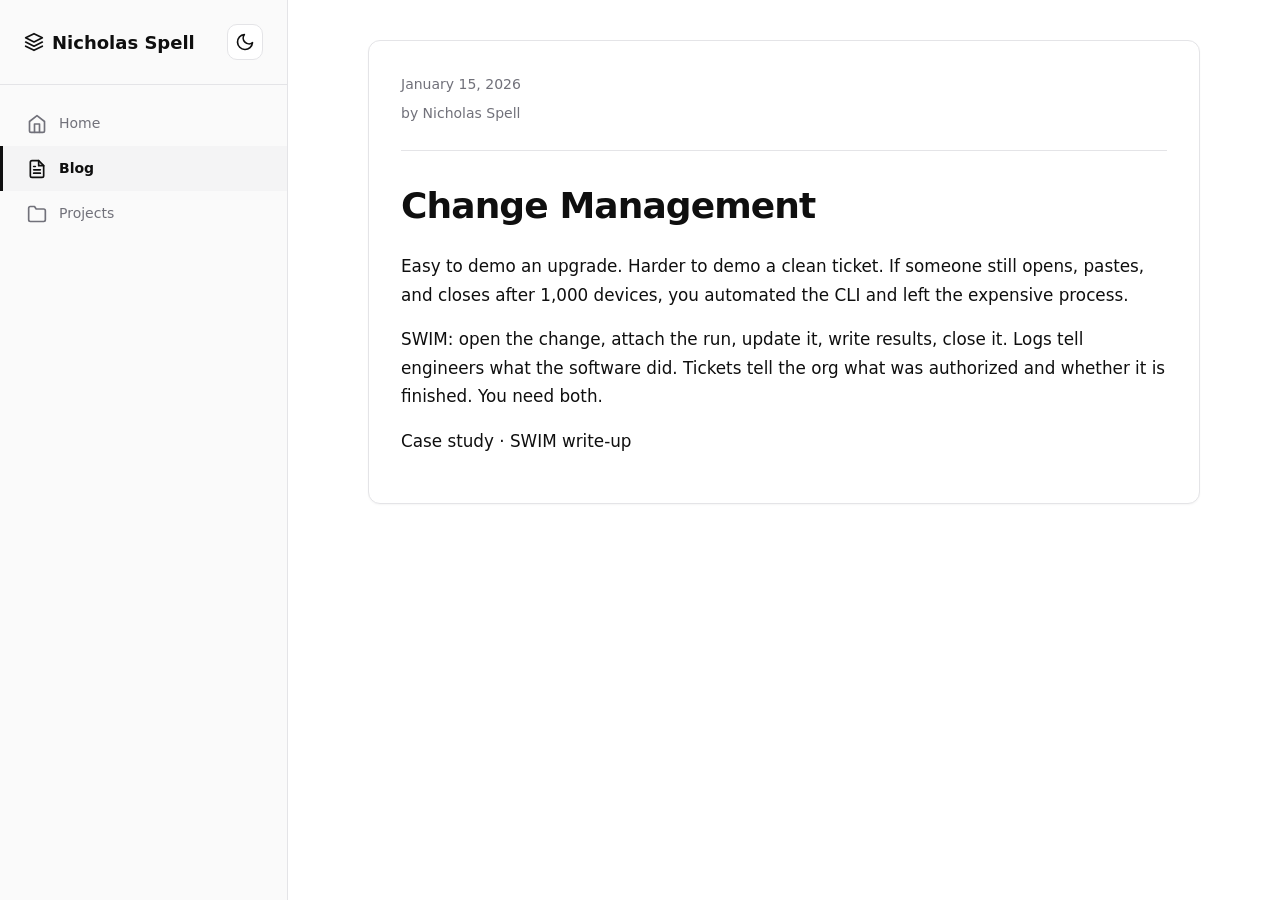
<file: posts/change-management-lifecycle.html>
<!DOCTYPE html>
<html lang="en">
<head>
  <meta charset="utf-8">
  <meta name="viewport" content="width=device-width, initial-scale=1">
  <title>Automating the Network Change-Management Lifecycle – Nicholas Spell</title>
  <meta name="description" content="Why ServiceNow has to be part of the network upgrade run, not a manual step after the CLI.">
  <meta name="theme-color" content="#0f0f0f">
  <link rel="icon" href="../assets/favicon.ico">
  <link rel="stylesheet" href="../style.css?v=5">
  <script>
    try {
      if (localStorage.getItem("theme") === "dark") {
        document.documentElement.setAttribute("data-theme", "dark");
      }
    } catch (e) {}
  </script>
</head>
<body>
  <div class="app">
    <aside class="sidebar">
      <div class="sidebar-header">
        <a class="brand" href="../index.html">
          <svg xmlns="http://www.w3.org/2000/svg" width="24" height="24" viewBox="0 0 24 24" fill="none" stroke="currentColor" stroke-width="2" stroke-linecap="round" stroke-linejoin="round" aria-hidden="true">
            <path d="M12 2L2 7l10 5 10-5-10-5z"/>
            <path d="M2 17l10 5 10-5"/>
            <path d="M2 12l10 5 10-5"/>
          </svg>
          Nicholas Spell
        </a>
        <button class="theme-toggle" type="button" aria-label="Switch to dark theme">
          <svg xmlns="http://www.w3.org/2000/svg" width="20" height="20" viewBox="0 0 24 24" fill="none" stroke="currentColor" stroke-width="2" stroke-linecap="round" stroke-linejoin="round" aria-hidden="true">
            <path d="M21 12.79A9 9 0 1 1 11.21 3 7 7 0 0 0 21 12.79z"/>
          </svg>
        </button>
      </div>
      <nav class="nav" aria-label="Primary">
        <a class="nav-link" href="../index.html">
          <svg xmlns="http://www.w3.org/2000/svg" width="20" height="20" viewBox="0 0 24 24" fill="none" stroke="currentColor" stroke-width="2" stroke-linecap="round" stroke-linejoin="round" aria-hidden="true">
            <path d="M3 9l9-7 9 7v11a2 2 0 0 1-2 2H5a2 2 0 0 1-2-2z"/>
            <polyline points="9,22 9,12 15,12 15,22"/>
          </svg>
          Home
        </a>
        <a class="nav-link active" href="../blog.html">
          <svg xmlns="http://www.w3.org/2000/svg" width="20" height="20" viewBox="0 0 24 24" fill="none" stroke="currentColor" stroke-width="2" stroke-linecap="round" stroke-linejoin="round" aria-hidden="true">
            <path d="M14 2H6a2 2 0 0 0-2 2v16a2 2 0 0 0 2 2h12a2 2 0 0 0 2-2V8z"/>
            <polyline points="14,2 14,8 20,8"/>
            <line x1="16" y1="13" x2="8" y2="13"/>
            <line x1="16" y1="17" x2="8" y2="17"/>
            <polyline points="10,9 9,9 8,9"/>
          </svg>
          Blog
        </a>
        <a class="nav-link" href="../projects.html">
          <svg xmlns="http://www.w3.org/2000/svg" width="20" height="20" viewBox="0 0 24 24" fill="none" stroke="currentColor" stroke-width="2" stroke-linecap="round" stroke-linejoin="round" aria-hidden="true">
            <path d="M22 19a2 2 0 0 1-2 2H4a2 2 0 0 1-2-2V5a2 2 0 0 1 2-2h5l2 3h9a2 2 0 0 1 2 2z"/>
          </svg>
          Projects
        </a>
      </nav>
    </aside>

    <main class="main">
      <div class="content">
        <article class="article">
          <header class="article-header">
            <p class="meta">
              <time datetime="2026-01-15">January 15, 2026</time>
              <span>by Nicholas Spell</span>
            </p>
          </header>
          <div class="article-body">
            <h1>Change Management</h1>
            <p>Easy to demo an upgrade. Harder to demo a clean ticket. If someone still opens, pastes, and closes after 1,000 devices, you automated the CLI and left the expensive process.</p>
            <p>SWIM: open the change, attach the run, update it, write results, close it. Logs tell engineers what the software did. Tickets tell the org what was authorized and whether it is finished. You need both.</p>
            <p><a href="../swim.html">Case study</a> · <a href="building-swimv2.html">SWIM write-up</a></p>
          </div>
        </article>
      </div>
    </main>
  </div>
  <script src="../script.js"></script>
</body>
</html>
</file>
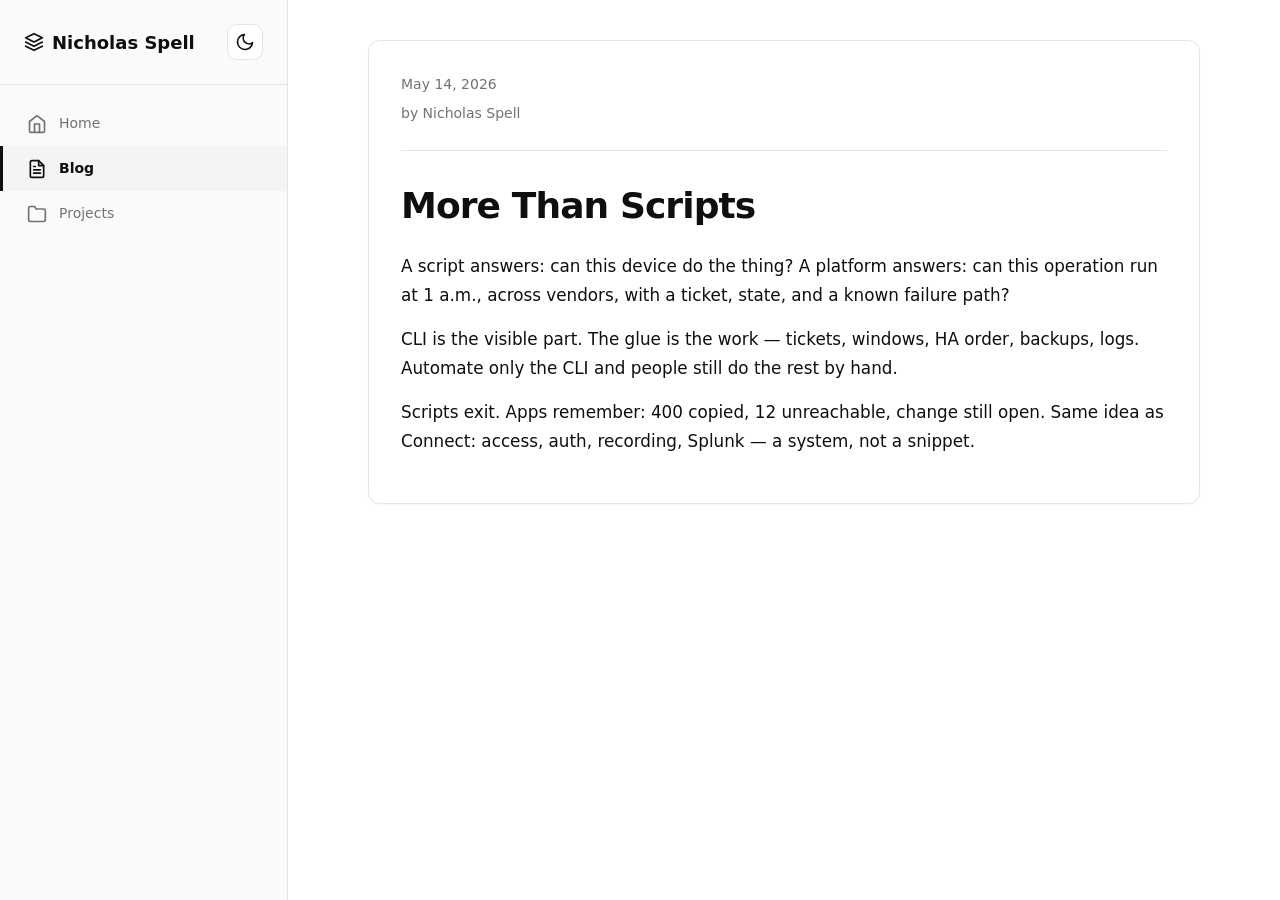
<file: posts/more-than-scripts.html>
<!DOCTYPE html>
<html lang="en">
<head>
  <meta charset="utf-8">
  <meta name="viewport" content="width=device-width, initial-scale=1">
  <title>Why Network Automation Is More Than Running Scripts – Nicholas Spell</title>
  <meta name="description" content="Scripts change devices. Platforms own the operational workflow around the change.">
  <meta name="theme-color" content="#0f0f0f">
  <link rel="icon" href="../assets/favicon.ico">
  <link rel="stylesheet" href="../style.css?v=5">
  <script>
    try {
      if (localStorage.getItem("theme") === "dark") {
        document.documentElement.setAttribute("data-theme", "dark");
      }
    } catch (e) {}
  </script>
</head>
<body>
  <div class="app">
    <aside class="sidebar">
      <div class="sidebar-header">
        <a class="brand" href="../index.html">
          <svg xmlns="http://www.w3.org/2000/svg" width="24" height="24" viewBox="0 0 24 24" fill="none" stroke="currentColor" stroke-width="2" stroke-linecap="round" stroke-linejoin="round" aria-hidden="true">
            <path d="M12 2L2 7l10 5 10-5-10-5z"/>
            <path d="M2 17l10 5 10-5"/>
            <path d="M2 12l10 5 10-5"/>
          </svg>
          Nicholas Spell
        </a>
        <button class="theme-toggle" type="button" aria-label="Switch to dark theme">
          <svg xmlns="http://www.w3.org/2000/svg" width="20" height="20" viewBox="0 0 24 24" fill="none" stroke="currentColor" stroke-width="2" stroke-linecap="round" stroke-linejoin="round" aria-hidden="true">
            <path d="M21 12.79A9 9 0 1 1 11.21 3 7 7 0 0 0 21 12.79z"/>
          </svg>
        </button>
      </div>
      <nav class="nav" aria-label="Primary">
        <a class="nav-link" href="../index.html">
          <svg xmlns="http://www.w3.org/2000/svg" width="20" height="20" viewBox="0 0 24 24" fill="none" stroke="currentColor" stroke-width="2" stroke-linecap="round" stroke-linejoin="round" aria-hidden="true">
            <path d="M3 9l9-7 9 7v11a2 2 0 0 1-2 2H5a2 2 0 0 1-2-2z"/>
            <polyline points="9,22 9,12 15,12 15,22"/>
          </svg>
          Home
        </a>
        <a class="nav-link active" href="../blog.html">
          <svg xmlns="http://www.w3.org/2000/svg" width="20" height="20" viewBox="0 0 24 24" fill="none" stroke="currentColor" stroke-width="2" stroke-linecap="round" stroke-linejoin="round" aria-hidden="true">
            <path d="M14 2H6a2 2 0 0 0-2 2v16a2 2 0 0 0 2 2h12a2 2 0 0 0 2-2V8z"/>
            <polyline points="14,2 14,8 20,8"/>
            <line x1="16" y1="13" x2="8" y2="13"/>
            <line x1="16" y1="17" x2="8" y2="17"/>
            <polyline points="10,9 9,9 8,9"/>
          </svg>
          Blog
        </a>
        <a class="nav-link" href="../projects.html">
          <svg xmlns="http://www.w3.org/2000/svg" width="20" height="20" viewBox="0 0 24 24" fill="none" stroke="currentColor" stroke-width="2" stroke-linecap="round" stroke-linejoin="round" aria-hidden="true">
            <path d="M22 19a2 2 0 0 1-2 2H4a2 2 0 0 1-2-2V5a2 2 0 0 1 2-2h5l2 3h9a2 2 0 0 1 2 2z"/>
          </svg>
          Projects
        </a>
      </nav>
    </aside>

    <main class="main">
      <div class="content">
        <article class="article">
          <header class="article-header">
            <p class="meta">
              <time datetime="2026-05-14">May 14, 2026</time>
              <span>by Nicholas Spell</span>
            </p>
          </header>
          <div class="article-body">
            <h1>More Than Scripts</h1>
            <p>A script answers: can this device do the thing? A platform answers: can this operation run at 1 a.m., across vendors, with a ticket, state, and a known failure path?</p>
            <p>CLI is the visible part. The glue is the work — tickets, windows, HA order, backups, logs. Automate only the CLI and people still do the rest by hand.</p>
            <p>Scripts exit. Apps remember: 400 copied, 12 unreachable, change still open. Same idea as Connect: access, auth, recording, Splunk — a system, not a snippet.</p>
          </div>
        </article>
      </div>
    </main>
  </div>
  <script src="../script.js"></script>
</body>
</html>
</file>
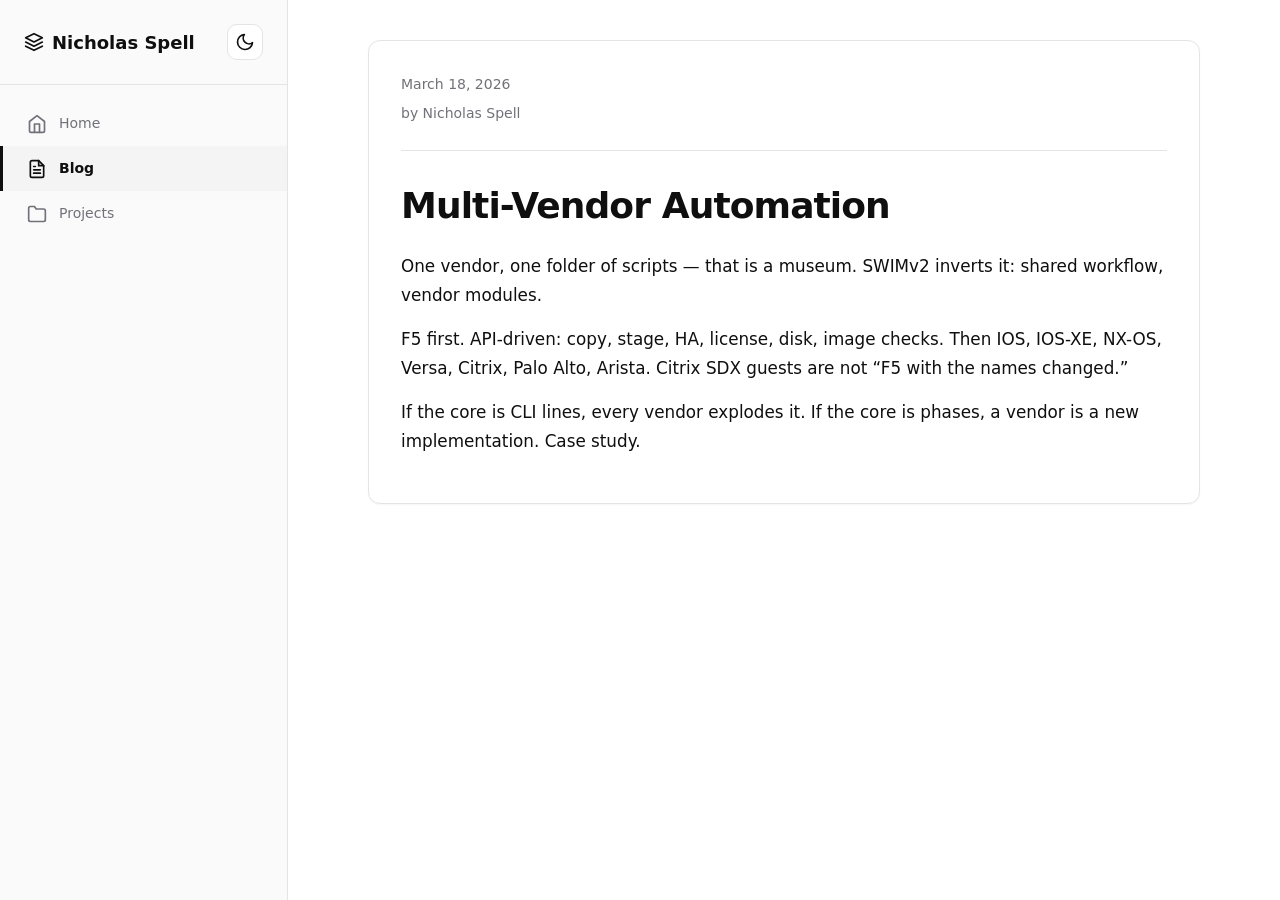
<file: posts/multi-vendor-automation.html>
<!DOCTYPE html>
<html lang="en">
<head>
  <meta charset="utf-8">
  <meta name="viewport" content="width=device-width, initial-scale=1">
  <title>Designing Multi-Vendor Infrastructure Automation – Nicholas Spell</title>
  <meta name="description" content="How SWIMv2 treats vendor differences as modules behind a shared upgrade workflow.">
  <meta name="theme-color" content="#0f0f0f">
  <link rel="icon" href="../assets/favicon.ico">
  <link rel="stylesheet" href="../style.css?v=5">
  <script>
    try {
      if (localStorage.getItem("theme") === "dark") {
        document.documentElement.setAttribute("data-theme", "dark");
      }
    } catch (e) {}
  </script>
</head>
<body>
  <div class="app">
    <aside class="sidebar">
      <div class="sidebar-header">
        <a class="brand" href="../index.html">
          <svg xmlns="http://www.w3.org/2000/svg" width="24" height="24" viewBox="0 0 24 24" fill="none" stroke="currentColor" stroke-width="2" stroke-linecap="round" stroke-linejoin="round" aria-hidden="true">
            <path d="M12 2L2 7l10 5 10-5-10-5z"/>
            <path d="M2 17l10 5 10-5"/>
            <path d="M2 12l10 5 10-5"/>
          </svg>
          Nicholas Spell
        </a>
        <button class="theme-toggle" type="button" aria-label="Switch to dark theme">
          <svg xmlns="http://www.w3.org/2000/svg" width="20" height="20" viewBox="0 0 24 24" fill="none" stroke="currentColor" stroke-width="2" stroke-linecap="round" stroke-linejoin="round" aria-hidden="true">
            <path d="M21 12.79A9 9 0 1 1 11.21 3 7 7 0 0 0 21 12.79z"/>
          </svg>
        </button>
      </div>
      <nav class="nav" aria-label="Primary">
        <a class="nav-link" href="../index.html">
          <svg xmlns="http://www.w3.org/2000/svg" width="20" height="20" viewBox="0 0 24 24" fill="none" stroke="currentColor" stroke-width="2" stroke-linecap="round" stroke-linejoin="round" aria-hidden="true">
            <path d="M3 9l9-7 9 7v11a2 2 0 0 1-2 2H5a2 2 0 0 1-2-2z"/>
            <polyline points="9,22 9,12 15,12 15,22"/>
          </svg>
          Home
        </a>
        <a class="nav-link active" href="../blog.html">
          <svg xmlns="http://www.w3.org/2000/svg" width="20" height="20" viewBox="0 0 24 24" fill="none" stroke="currentColor" stroke-width="2" stroke-linecap="round" stroke-linejoin="round" aria-hidden="true">
            <path d="M14 2H6a2 2 0 0 0-2 2v16a2 2 0 0 0 2 2h12a2 2 0 0 0 2-2V8z"/>
            <polyline points="14,2 14,8 20,8"/>
            <line x1="16" y1="13" x2="8" y2="13"/>
            <line x1="16" y1="17" x2="8" y2="17"/>
            <polyline points="10,9 9,9 8,9"/>
          </svg>
          Blog
        </a>
        <a class="nav-link" href="../projects.html">
          <svg xmlns="http://www.w3.org/2000/svg" width="20" height="20" viewBox="0 0 24 24" fill="none" stroke="currentColor" stroke-width="2" stroke-linecap="round" stroke-linejoin="round" aria-hidden="true">
            <path d="M22 19a2 2 0 0 1-2 2H4a2 2 0 0 1-2-2V5a2 2 0 0 1 2-2h5l2 3h9a2 2 0 0 1 2 2z"/>
          </svg>
          Projects
        </a>
      </nav>
    </aside>

    <main class="main">
      <div class="content">
        <article class="article">
          <header class="article-header">
            <p class="meta">
              <time datetime="2026-03-18">March 18, 2026</time>
              <span>by Nicholas Spell</span>
            </p>
          </header>
          <div class="article-body">
            <h1>Multi-Vendor Automation</h1>
            <p>One vendor, one folder of scripts — that is a museum. SWIMv2 inverts it: shared workflow, vendor modules.</p>
            <p>F5 first. API-driven: copy, stage, HA, license, disk, image checks. Then IOS, IOS-XE, NX-OS, Versa, Citrix, Palo Alto, Arista. Citrix SDX guests are not “F5 with the names changed.”</p>
            <p>If the core is CLI lines, every vendor explodes it. If the core is phases, a vendor is a new implementation. <a href="../swim.html">Case study</a>.</p>
          </div>
        </article>
      </div>
    </main>
  </div>
  <script src="../script.js"></script>
</body>
</html>
</file>
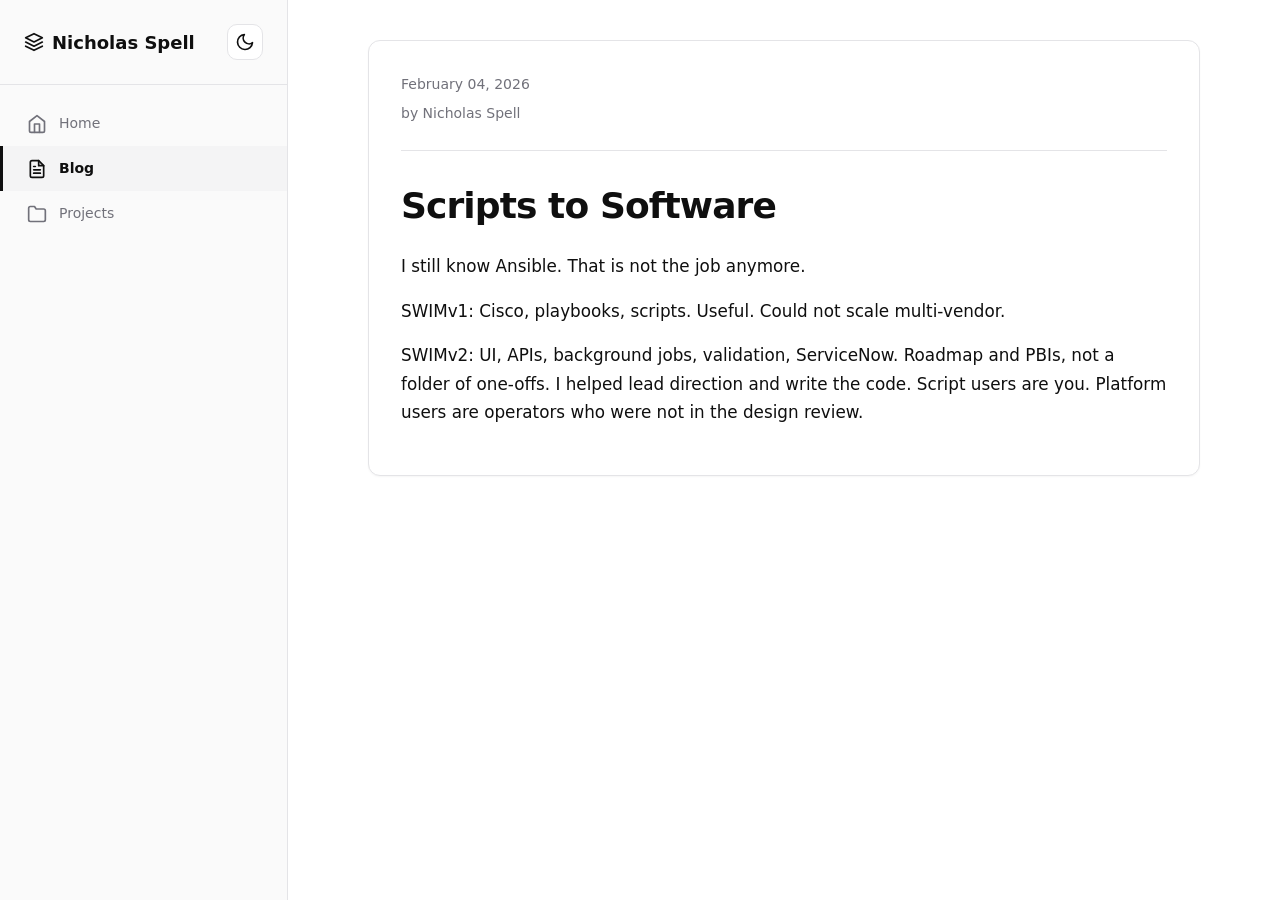
<file: posts/scripts-to-software.html>
<!DOCTYPE html>
<html lang="en">
<head>
  <meta charset="utf-8">
  <meta name="viewport" content="width=device-width, initial-scale=1">
  <title>From Network Scripts to Production Software – Nicholas Spell</title>
  <meta name="description" content="The career shift from Ansible-era network scripting to building automation products like SWIMv2.">
  <meta name="theme-color" content="#0f0f0f">
  <link rel="icon" href="../assets/favicon.ico">
  <link rel="stylesheet" href="../style.css?v=5">
  <script>
    try {
      if (localStorage.getItem("theme") === "dark") {
        document.documentElement.setAttribute("data-theme", "dark");
      }
    } catch (e) {}
  </script>
</head>
<body>
  <div class="app">
    <aside class="sidebar">
      <div class="sidebar-header">
        <a class="brand" href="../index.html">
          <svg xmlns="http://www.w3.org/2000/svg" width="24" height="24" viewBox="0 0 24 24" fill="none" stroke="currentColor" stroke-width="2" stroke-linecap="round" stroke-linejoin="round" aria-hidden="true">
            <path d="M12 2L2 7l10 5 10-5-10-5z"/>
            <path d="M2 17l10 5 10-5"/>
            <path d="M2 12l10 5 10-5"/>
          </svg>
          Nicholas Spell
        </a>
        <button class="theme-toggle" type="button" aria-label="Switch to dark theme">
          <svg xmlns="http://www.w3.org/2000/svg" width="20" height="20" viewBox="0 0 24 24" fill="none" stroke="currentColor" stroke-width="2" stroke-linecap="round" stroke-linejoin="round" aria-hidden="true">
            <path d="M21 12.79A9 9 0 1 1 11.21 3 7 7 0 0 0 21 12.79z"/>
          </svg>
        </button>
      </div>
      <nav class="nav" aria-label="Primary">
        <a class="nav-link" href="../index.html">
          <svg xmlns="http://www.w3.org/2000/svg" width="20" height="20" viewBox="0 0 24 24" fill="none" stroke="currentColor" stroke-width="2" stroke-linecap="round" stroke-linejoin="round" aria-hidden="true">
            <path d="M3 9l9-7 9 7v11a2 2 0 0 1-2 2H5a2 2 0 0 1-2-2z"/>
            <polyline points="9,22 9,12 15,12 15,22"/>
          </svg>
          Home
        </a>
        <a class="nav-link active" href="../blog.html">
          <svg xmlns="http://www.w3.org/2000/svg" width="20" height="20" viewBox="0 0 24 24" fill="none" stroke="currentColor" stroke-width="2" stroke-linecap="round" stroke-linejoin="round" aria-hidden="true">
            <path d="M14 2H6a2 2 0 0 0-2 2v16a2 2 0 0 0 2 2h12a2 2 0 0 0 2-2V8z"/>
            <polyline points="14,2 14,8 20,8"/>
            <line x1="16" y1="13" x2="8" y2="13"/>
            <line x1="16" y1="17" x2="8" y2="17"/>
            <polyline points="10,9 9,9 8,9"/>
          </svg>
          Blog
        </a>
        <a class="nav-link" href="../projects.html">
          <svg xmlns="http://www.w3.org/2000/svg" width="20" height="20" viewBox="0 0 24 24" fill="none" stroke="currentColor" stroke-width="2" stroke-linecap="round" stroke-linejoin="round" aria-hidden="true">
            <path d="M22 19a2 2 0 0 1-2 2H4a2 2 0 0 1-2-2V5a2 2 0 0 1 2-2h5l2 3h9a2 2 0 0 1 2 2z"/>
          </svg>
          Projects
        </a>
      </nav>
    </aside>

    <main class="main">
      <div class="content">
        <article class="article">
          <header class="article-header">
            <p class="meta">
              <time datetime="2026-02-04">February 04, 2026</time>
              <span>by Nicholas Spell</span>
            </p>
          </header>
          <div class="article-body">
            <h1>Scripts to Software</h1>
            <p>I still know Ansible. That is not the job anymore.</p>
            <p>SWIMv1: Cisco, playbooks, scripts. Useful. Could not scale multi-vendor.</p>
            <p>SWIMv2: UI, APIs, background jobs, validation, ServiceNow. Roadmap and PBIs, not a folder of one-offs. I helped lead direction and write the code. Script users are you. Platform users are operators who were not in the design review.</p>
          </div>
        </article>
      </div>
    </main>
  </div>
  <script src="../script.js"></script>
</body>
</html>
</file>
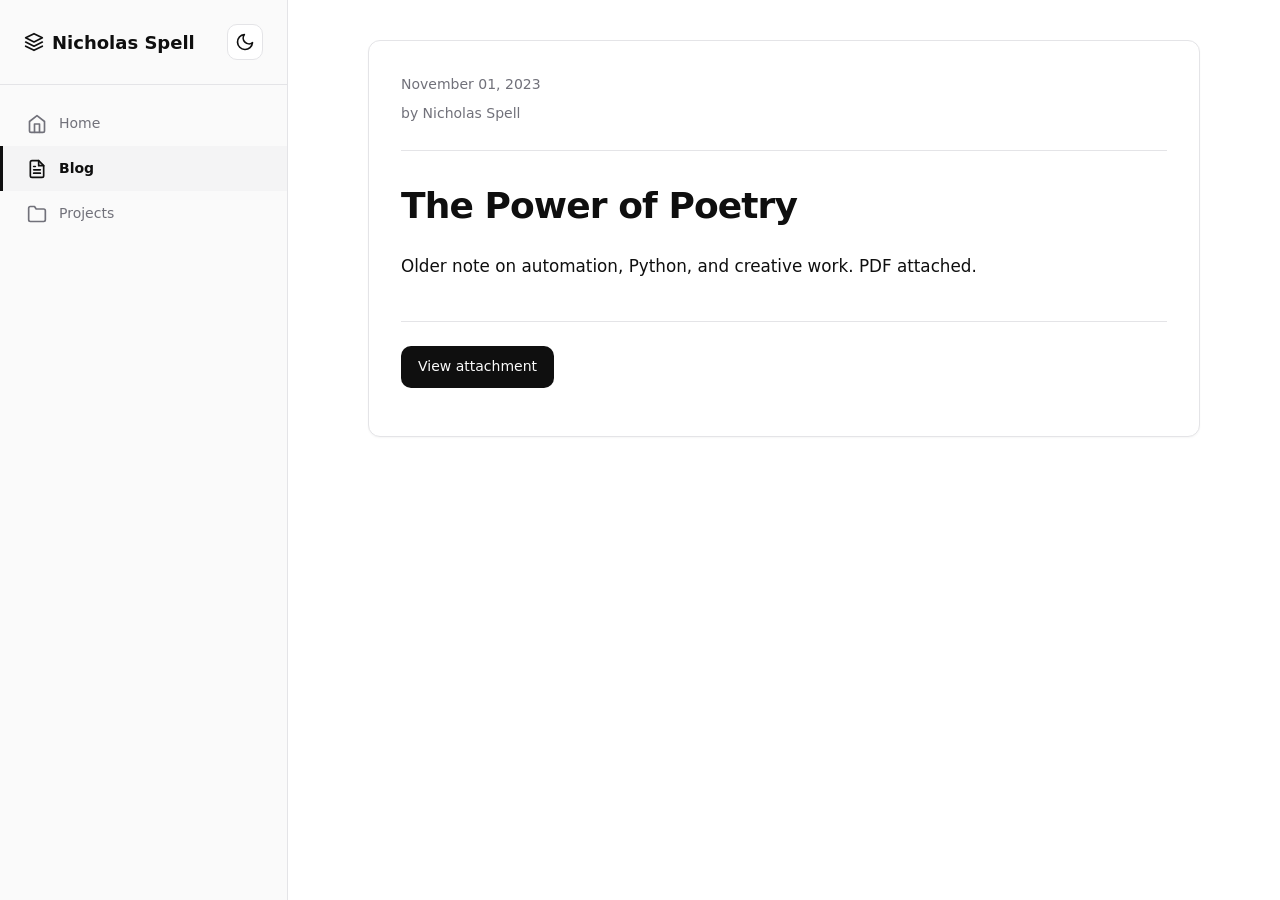
<file: posts/the-power-of-poetry.html>
<!DOCTYPE html>
<html lang="en">
<head>
  <meta charset="utf-8">
  <meta name="viewport" content="width=device-width, initial-scale=1">
  <title>The Power of Poetry – Nicholas Spell</title>
  <meta name="description" content="The Power of Poetry, a post by Nicholas Spell on automation, Python, and creative expression.">
  <meta name="theme-color" content="#0f0f0f">
  <link rel="icon" href="../assets/favicon.ico">
  <link rel="stylesheet" href="../style.css?v=5">
  <script>
    try {
      if (localStorage.getItem("theme") === "dark") {
        document.documentElement.setAttribute("data-theme", "dark");
      }
    } catch (e) {}
  </script>
</head>
<body>
  <div class="app">
    <aside class="sidebar">
      <div class="sidebar-header">
        <a class="brand" href="../index.html">
          <svg xmlns="http://www.w3.org/2000/svg" width="24" height="24" viewBox="0 0 24 24" fill="none" stroke="currentColor" stroke-width="2" stroke-linecap="round" stroke-linejoin="round" aria-hidden="true">
            <path d="M12 2L2 7l10 5 10-5-10-5z"/>
            <path d="M2 17l10 5 10-5"/>
            <path d="M2 12l10 5 10-5"/>
          </svg>
          Nicholas Spell
        </a>
        <button class="theme-toggle" type="button" aria-label="Switch to dark theme">
          <svg xmlns="http://www.w3.org/2000/svg" width="20" height="20" viewBox="0 0 24 24" fill="none" stroke="currentColor" stroke-width="2" stroke-linecap="round" stroke-linejoin="round" aria-hidden="true">
            <path d="M21 12.79A9 9 0 1 1 11.21 3 7 7 0 0 0 21 12.79z"/>
          </svg>
        </button>
      </div>
      <nav class="nav" aria-label="Primary">
        <a class="nav-link" href="../index.html">
          <svg xmlns="http://www.w3.org/2000/svg" width="20" height="20" viewBox="0 0 24 24" fill="none" stroke="currentColor" stroke-width="2" stroke-linecap="round" stroke-linejoin="round" aria-hidden="true">
            <path d="M3 9l9-7 9 7v11a2 2 0 0 1-2 2H5a2 2 0 0 1-2-2z"/>
            <polyline points="9,22 9,12 15,12 15,22"/>
          </svg>
          Home
        </a>
        <a class="nav-link active" href="../blog.html">
          <svg xmlns="http://www.w3.org/2000/svg" width="20" height="20" viewBox="0 0 24 24" fill="none" stroke="currentColor" stroke-width="2" stroke-linecap="round" stroke-linejoin="round" aria-hidden="true">
            <path d="M14 2H6a2 2 0 0 0-2 2v16a2 2 0 0 0 2 2h12a2 2 0 0 0 2-2V8z"/>
            <polyline points="14,2 14,8 20,8"/>
            <line x1="16" y1="13" x2="8" y2="13"/>
            <line x1="16" y1="17" x2="8" y2="17"/>
            <polyline points="10,9 9,9 8,9"/>
          </svg>
          Blog
        </a>
        <a class="nav-link" href="../projects.html">
          <svg xmlns="http://www.w3.org/2000/svg" width="20" height="20" viewBox="0 0 24 24" fill="none" stroke="currentColor" stroke-width="2" stroke-linecap="round" stroke-linejoin="round" aria-hidden="true">
            <path d="M22 19a2 2 0 0 1-2 2H4a2 2 0 0 1-2-2V5a2 2 0 0 1 2-2h5l2 3h9a2 2 0 0 1 2 2z"/>
          </svg>
          Projects
        </a>
      </nav>
    </aside>

    <main class="main">
      <div class="content">
        <article class="article">
          <header class="article-header">
            <p class="meta">
              <time datetime="2023-11-01">November 01, 2023</time>
              <span>by Nicholas Spell</span>
            </p>
          </header>
          <div class="article-body">
            <h1>The Power of Poetry</h1>
            <p>Older note on automation, Python, and creative work. PDF attached.</p>
          </div>
          <p class="attachment">
            <a class="btn" href="../assets/The_Power_of_Poetry_354689f0d31d4a7cba4e121955ca2cc5-070123-1930-746.pdf">View attachment</a>
          </p>
        </article>
      </div>
    </main>
  </div>
  <script src="../script.js"></script>
</body>
</html>
</file>
<file: style.css>
/* Nicholas Spell — static portfolio
   Visual language follows the live site: near-black/off-white
   palette, sidebar layout, cards, light/dark via data-theme. */

:root {
  --background: #ffffff;
  --foreground: #0f0f0f;
  --card: #ffffff;
  --primary: #0f0f0f;
  --primary-foreground: #fafafa;
  --muted: #f4f4f5;
  --muted-foreground: #71717a;
  --accent: #f4f4f5;
  --border: #e4e4e7;
  --sidebar: #fafafa;
  --ring: #0f0f0f;
  --radius: 0.75rem;
  --shadow: 0 1px 2px rgb(0 0 0 / 0.04);
  --shadow-hover: 0 4px 16px rgb(0 0 0 / 0.06);
  --sidebar-width: 18rem;
  --space: 1rem;
  --space-lg: 1.5rem;
  --space-xl: 2rem;
  --space-2xl: 4rem;
  --font: ui-sans-serif, system-ui, -apple-system, "Segoe UI", Roboto, "Helvetica Neue", Arial, sans-serif;
  --content-width: 72rem;
}

[data-theme="dark"] {
  --background: #0a0a0a;
  --foreground: #fafafa;
  --card: #0a0a0a;
  --primary: #fafafa;
  --primary-foreground: #0a0a0a;
  --muted: #262626;
  --muted-foreground: #a1a1aa;
  --accent: #262626;
  --border: #262626;
  --sidebar: #171717;
  --ring: #d4d4d8;
  --shadow: 0 1px 2px rgb(0 0 0 / 0.4);
  --shadow-hover: 0 4px 16px rgb(0 0 0 / 0.45);
}

*,
*::before,
*::after {
  box-sizing: border-box;
}

html {
  font-family: var(--font);
  line-height: 1.5;
  -webkit-text-size-adjust: 100%;
  overflow-x: clip;
}

body {
  margin: 0;
  color: var(--foreground);
  background: var(--background);
  overflow-x: clip;
}

h1, h2, h3, h4 {
  margin: 0;
  font-weight: 600;
  line-height: 1.25;
  letter-spacing: -0.025em;
  overflow-wrap: break-word;
}

h1 { font-size: 2.25rem; }
h2 { font-size: 1.5rem; }
h3 { font-size: 1.125rem; }

p {
  margin: 0 0 1rem;
  line-height: 1.7;
  overflow-wrap: break-word;
}

a {
  color: var(--primary);
  text-decoration: none;
}

a:hover {
  text-decoration: underline;
}

img {
  max-width: 100%;
  height: auto;
  display: block;
}

ul {
  margin: 0;
  padding-left: 1.25rem;
}

li + li {
  margin-top: 0.5rem;
}

/* Layout */

.app {
  display: flex;
  min-height: 100vh;
  min-height: 100dvh;
}

.sidebar {
  width: var(--sidebar-width);
  background: var(--sidebar);
  color: var(--foreground);
  border-right: 1px solid var(--border);
  position: sticky;
  top: 0;
  align-self: flex-start;
  height: 100vh;
  height: 100dvh;
  z-index: 40;
  display: flex;
  flex-direction: column;
  flex-shrink: 0;
}

.sidebar-header {
  display: flex;
  align-items: center;
  justify-content: space-between;
  gap: 0.75rem;
  padding: var(--space-lg);
  border-bottom: 1px solid var(--border);
}

.brand {
  display: flex;
  align-items: center;
  gap: 0.5rem;
  min-width: 0;
  font-size: 1.125rem;
  font-weight: 700;
  color: var(--foreground);
  text-decoration: none;
  white-space: nowrap;
}

.brand:hover {
  text-decoration: none;
}

.brand svg,
.nav-link svg {
  width: 1.25rem;
  height: 1.25rem;
  flex-shrink: 0;
}

.nav {
  padding: var(--space) 0;
}

.nav-link {
  display: flex;
  align-items: center;
  gap: 0.75rem;
  padding: 0.75rem var(--space-lg);
  color: var(--muted-foreground);
  font-size: 0.875rem;
  font-weight: 500;
  border-left: 3px solid transparent;
  text-decoration: none;
  transition: background-color 0.15s ease, color 0.15s ease;
}

.nav-link:hover {
  background: var(--accent);
  color: var(--foreground);
  text-decoration: none;
}

.nav-link.active {
  background: var(--accent);
  color: var(--foreground);
  border-left-color: var(--primary);
  font-weight: 600;
}

.main {
  flex: 1;
  min-width: 0;
  min-height: 100vh;
  min-height: 100dvh;
}

.content {
  width: 100%;
  max-width: var(--content-width);
  margin: 0 auto;
  padding: 2.5rem 3rem 4rem;
}

/* Theme toggle — lives in the header chrome so it never covers content */

.theme-toggle {
  flex-shrink: 0;
  width: 2.25rem;
  height: 2.25rem;
  display: inline-flex;
  align-items: center;
  justify-content: center;
  border-radius: calc(var(--radius) - 2px);
  border: 1px solid var(--border);
  background: var(--background);
  color: var(--foreground);
  cursor: pointer;
}

.theme-toggle:hover {
  background: var(--accent);
}

.theme-toggle:focus-visible {
  outline: 2px solid var(--ring);
  outline-offset: 2px;
}

/* Hero */

.hero {
  text-align: center;
  padding: 3rem 0 2.5rem;
}

.avatar {
  width: 7rem;
  height: 7rem;
  margin: 0 auto 1.5rem;
  border-radius: 9999px;
  overflow: hidden;
  border: 1px solid var(--border);
  box-shadow: var(--shadow);
}

.avatar img {
  width: 100%;
  height: 100%;
  object-fit: cover;
}

.hero h1 {
  margin-bottom: 1rem;
}

.role {
  font-size: 1.25rem;
  color: var(--muted-foreground);
  margin-bottom: 0.5rem;
}

.hero-lede {
  max-width: 38rem;
  margin: 0 auto 1.25rem;
  color: var(--muted-foreground);
  font-size: 1.05rem;
}

.location {
  color: var(--muted-foreground);
  margin-bottom: 2rem;
}

.socials {
  display: flex;
  justify-content: center;
  gap: 1.5rem;
  flex-wrap: wrap;
}

.socials a {
  display: inline-flex;
  align-items: center;
  gap: 0.5rem;
  color: var(--muted-foreground);
}

.socials a:hover {
  color: var(--foreground);
  text-decoration: none;
}

.socials svg {
  width: 1.25rem;
  height: 1.25rem;
}

/* Cards */

.stack {
  display: flex;
  flex-direction: column;
  gap: 1.5rem;
  padding-bottom: var(--space-xl);
}

.card {
  border: 1px solid var(--border);
  border-radius: var(--radius);
  background: var(--card);
  box-shadow: var(--shadow);
  padding: 1.5rem 1.75rem;
}

.card h2 {
  margin-bottom: 0.75rem;
}

.card > h3 {
  margin: 1.25rem 0 0.75rem;
}

.card-lede {
  color: var(--muted-foreground);
  font-size: 0.875rem;
  margin-bottom: var(--space-lg);
}

.skills {
  display: flex;
  flex-direction: column;
  gap: 0.85rem;
}

.skill {
  font-size: 0.9375rem;
  margin: 0;
}

.skill span {
  color: var(--muted-foreground);
}

.teasers {
  display: flex;
  flex-direction: column;
  gap: 1rem;
}

.teaser {
  border-left: 4px solid var(--primary);
  padding-left: 1rem;
}

.teaser p {
  margin: 0;
  font-size: 0.875rem;
  color: var(--muted-foreground);
}

.meta {
  display: flex;
  align-items: center;
  flex-wrap: wrap;
  gap: 0.5rem 1rem;
  font-size: 0.875rem;
  color: var(--muted-foreground);
  margin-bottom: 1rem;
}

.experience + .experience {
  margin-top: 2rem;
  padding-top: 1.5rem;
  border-top: 1px solid var(--border);
}

.experience h3 {
  font-size: 1.125rem;
  margin-bottom: 0.5rem;
}

.experience .where,
.experience .when {
  font-size: 0.875rem;
  color: var(--muted-foreground);
  margin: 0;
}

.experience .when {
  margin-bottom: 0.75rem;
}

.experience ul {
  font-size: 0.9375rem;
}

/* Buttons */

.btn {
  display: inline-flex;
  align-items: center;
  justify-content: center;
  gap: 0.5rem;
  min-height: 2.25rem;
  padding: 0.5rem 1rem;
  border-radius: calc(var(--radius) - 2px);
  border: 1px solid transparent;
  background: var(--primary);
  color: var(--primary-foreground);
  font-size: 0.875rem;
  font-weight: 500;
  text-decoration: none;
  cursor: pointer;
}

.btn:hover {
  opacity: 0.9;
  text-decoration: none;
}

.btn:focus-visible {
  outline: 2px solid var(--ring);
  outline-offset: 2px;
}

/* Projects page */

.page-title {
  margin-bottom: 2rem;
}

.page-lede {
  color: var(--muted-foreground);
  margin: -1.4rem 0 2rem;
}

.projects {
  display: flex;
  flex-direction: column;
  gap: 1.5rem;
}

.project {
  scroll-margin-top: 5.5rem;
}

.project h2 {
  font-size: 1.25rem;
  margin-bottom: 0.75rem;
}

.project p {
  margin: 0;
  color: var(--muted-foreground);
}

/* Blog list */

.blog-grid {
  display: grid;
  grid-template-columns: repeat(2, minmax(0, 1fr));
  gap: 2rem;
}

.blog-card {
  display: flex;
  flex-direction: column;
  border: 1px solid var(--border);
  border-radius: var(--radius);
  background: var(--card);
  box-shadow: var(--shadow);
  padding: var(--space-lg);
  transition: box-shadow 0.15s ease;
}

.blog-card:hover {
  box-shadow: var(--shadow-hover);
}

.blog-card .meta {
  justify-content: space-between;
  margin-bottom: 1rem;
}

.blog-card h2 {
  font-size: 1.3rem;
  margin-bottom: 1rem;
}

.blog-card h2 a {
  color: var(--foreground);
}

.blog-card h2 a:hover {
  text-decoration: none;
  opacity: 0.75;
}

.blog-card .excerpt {
  color: var(--muted-foreground);
  margin-bottom: 1.5rem;
  flex: 1;
}

.read-more {
  color: var(--foreground);
  font-weight: 500;
  font-size: 0.875rem;
}

.read-more:hover {
  text-decoration: none;
  opacity: 0.75;
}

/* Post page */

.article {
  width: 100%;
  max-width: 52rem;
  margin: 0 auto;
  padding: var(--space-xl);
  border: 1px solid var(--border);
  border-radius: var(--radius);
  background: var(--card);
  box-shadow: var(--shadow);
}

.article-header {
  margin-bottom: 2rem;
  padding-bottom: 1.5rem;
  border-bottom: 1px solid var(--border);
}

.article-header .meta {
  flex-direction: column;
  align-items: flex-start;
  gap: 0.35rem;
  margin: 0;
}

.article-body h1 {
  margin-bottom: 1.5rem;
}

.article-body p {
  font-size: 1.05rem;
}

.attachment {
  margin-top: 2.5rem;
  padding-top: 1.5rem;
  border-top: 1px solid var(--border);
}

/* Workflow, architecture, vendors */

.project-kicker {
  font-size: 0.75rem;
  font-weight: 600;
  letter-spacing: 0.06em;
  text-transform: uppercase;
  color: var(--muted-foreground);
  margin: 0 0 0.4rem;
}

.teaser.featured h3 {
  font-size: 1.2rem;
}

.teaser.featured p {
  margin-top: 0.35rem;
}

.vendors {
  display: flex;
  flex-wrap: wrap;
  gap: 0.45rem;
  margin: 0.75rem 0 0;
}

.vendor {
  display: inline-block;
  font-size: 0.8125rem;
  padding: 0.28rem 0.65rem;
  border: 1px solid var(--border);
  border-radius: 999px;
  color: var(--muted-foreground);
  background: var(--muted);
}

.workflow {
  display: grid;
  grid-template-columns: repeat(4, minmax(0, 1fr));
  gap: 0.65rem;
  margin: 1rem 0 0;
}

.workflow-step {
  border: 1px solid var(--border);
  border-radius: var(--radius);
  padding: 0.75rem 0.8rem;
  background: var(--muted);
  font-size: 0.875rem;
  text-align: center;
}

.workflow-step strong {
  display: block;
  color: var(--foreground);
  font-size: 0.875rem;
}

.arch {
  display: flex;
  flex-wrap: wrap;
  align-items: center;
  gap: 0.45rem 0.55rem;
  margin: 1rem 0 0.5rem;
}

.arch-node {
  border: 1px solid var(--border);
  border-radius: var(--radius);
  padding: 0.65rem 0.9rem;
  background: var(--muted);
  font-size: 0.875rem;
  font-weight: 600;
}

.arch-arrow {
  color: var(--muted-foreground);
  font-size: 0.9rem;
}

.challenges {
  display: grid;
  grid-template-columns: repeat(2, minmax(0, 1fr));
  gap: 0.75rem;
  margin-top: 1rem;
}

.challenge {
  border: 1px solid var(--border);
  border-radius: var(--radius);
  padding: 0.75rem 1rem;
  font-size: 0.9rem;
  background: var(--card);
}

.split {
  display: grid;
  grid-template-columns: repeat(2, minmax(0, 1fr));
  gap: 1rem;
  margin-top: 1rem;
}

.split h3 {
  margin-bottom: 0.5rem;
}

.split p {
  margin: 0;
  color: var(--muted-foreground);
  font-size: 0.9375rem;
}

.section-label {
  font-size: 0.75rem;
  font-weight: 600;
  letter-spacing: 0.08em;
  text-transform: uppercase;
  color: var(--muted-foreground);
  margin: 2.25rem 0 1rem;
}

.article-body h2 {
  margin: 2rem 0 0.75rem;
  font-size: 1.25rem;
}

.article-body h3 {
  margin: 1.5rem 0 0.5rem;
}

.article-body ul {
  margin: 0 0 1.25rem;
  font-size: 1.05rem;
}

.cta-row {
  display: flex;
  flex-wrap: wrap;
  gap: 0.75rem;
  margin-top: 1.25rem;
}

/* Wide desktop: fill the main column */

@media (min-width: 1400px) {
  :root {
    --content-width: 80rem;
  }

  .content {
    padding: 3rem 4rem 5rem;
  }

  .card {
    padding: 2rem 2.25rem;
  }
}

/* Tablet and below: top chrome, full-width content */

@media (max-width: 900px) {
  .app {
    flex-direction: column;
  }

  .sidebar {
    position: sticky;
    top: 0;
    width: 100%;
    height: auto;
    border-right: none;
    border-bottom: 1px solid var(--border);
    background: var(--sidebar);
  }

  .sidebar-header {
    padding: 0.75rem 1rem;
    padding-left: max(1rem, env(safe-area-inset-left));
    padding-right: max(1rem, env(safe-area-inset-right));
  }

  .brand {
    font-size: 1.05rem;
  }

  .nav {
    display: flex;
    width: 100%;
    padding: 0;
  }

  .nav-link {
    flex: 1;
    justify-content: center;
    min-height: 2.75rem;
    padding: 0.65rem 0.5rem;
    border-left: none;
    border-bottom: 2px solid transparent;
  }

  .nav-link.active {
    border-left: none;
    border-bottom-color: var(--primary);
  }

  .main {
    min-height: 0;
  }

  .content {
    max-width: none;
    padding: 1.25rem 1rem 3rem;
    padding-left: max(1rem, env(safe-area-inset-left));
    padding-right: max(1rem, env(safe-area-inset-right));
    padding-bottom: max(3rem, env(safe-area-inset-bottom));
  }

  .hero {
    padding: 1.5rem 0 1.75rem;
  }

  .hero h1 {
    font-size: 1.85rem;
  }

  .avatar {
    width: 5.5rem;
    height: 5.5rem;
    margin-bottom: 1rem;
  }

  .card {
    padding: 1.25rem;
  }

  .stack {
    gap: 1.25rem;
  }

  .blog-grid {
    grid-template-columns: 1fr;
    gap: 1.25rem;
  }

  .article {
    padding: 1.25rem;
    max-width: none;
  }

  .workflow {
    grid-template-columns: repeat(2, minmax(0, 1fr));
  }

  .challenges,
  .split {
    grid-template-columns: 1fr;
  }

  .socials {
    gap: 0.75rem;
  }

  .socials a {
    min-height: 2.75rem;
    padding: 0.35rem 0.75rem;
  }

  .btn {
    min-height: 2.75rem;
  }
}

/* Small phones */

@media (max-width: 480px) {
  h1 { font-size: 1.75rem; }
  h2 { font-size: 1.25rem; }

  .page-title {
    margin-bottom: 1.25rem;
  }

  .skill strong {
    display: block;
    margin-bottom: 0.15rem;
  }

  .blog-card .meta {
    flex-direction: column;
    align-items: flex-start;
    gap: 0.2rem;
  }

  .attachment .btn {
    width: 100%;
  }

  .workflow {
    grid-template-columns: 1fr;
  }
}
</file>
